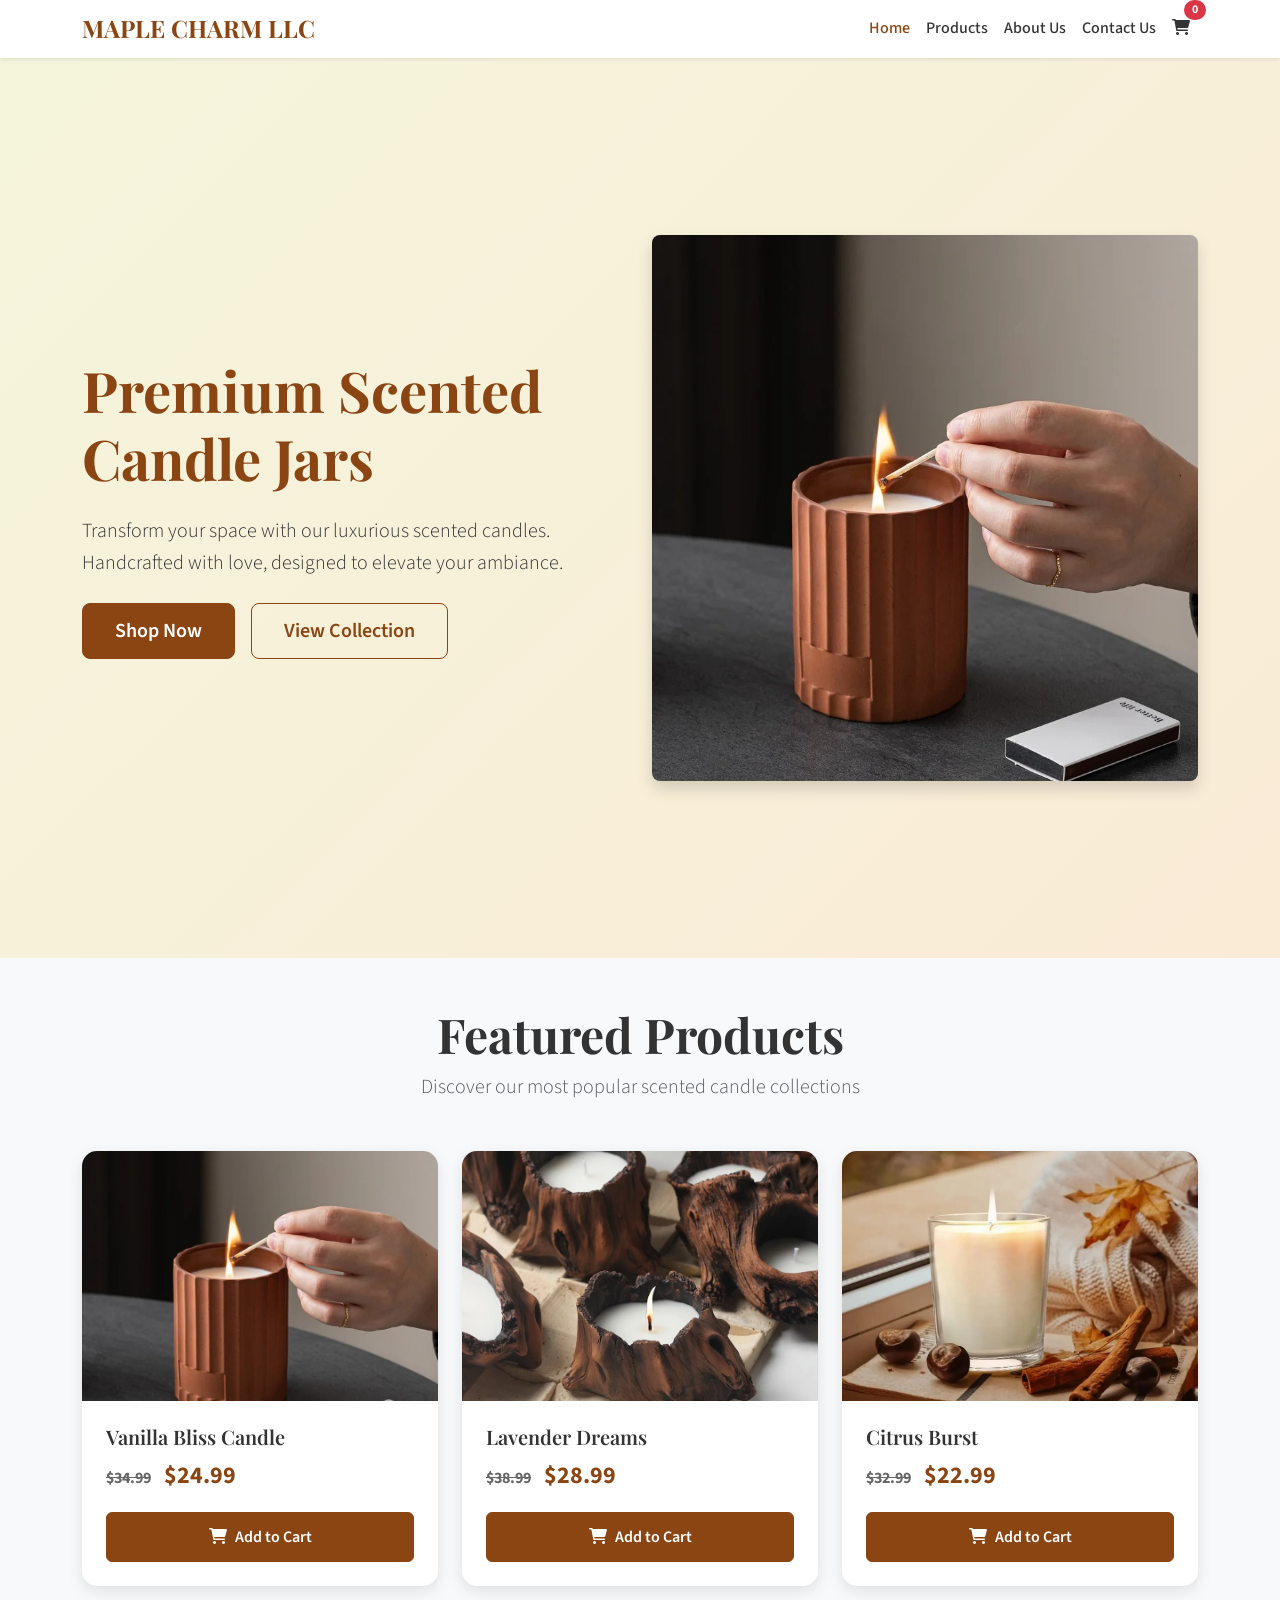
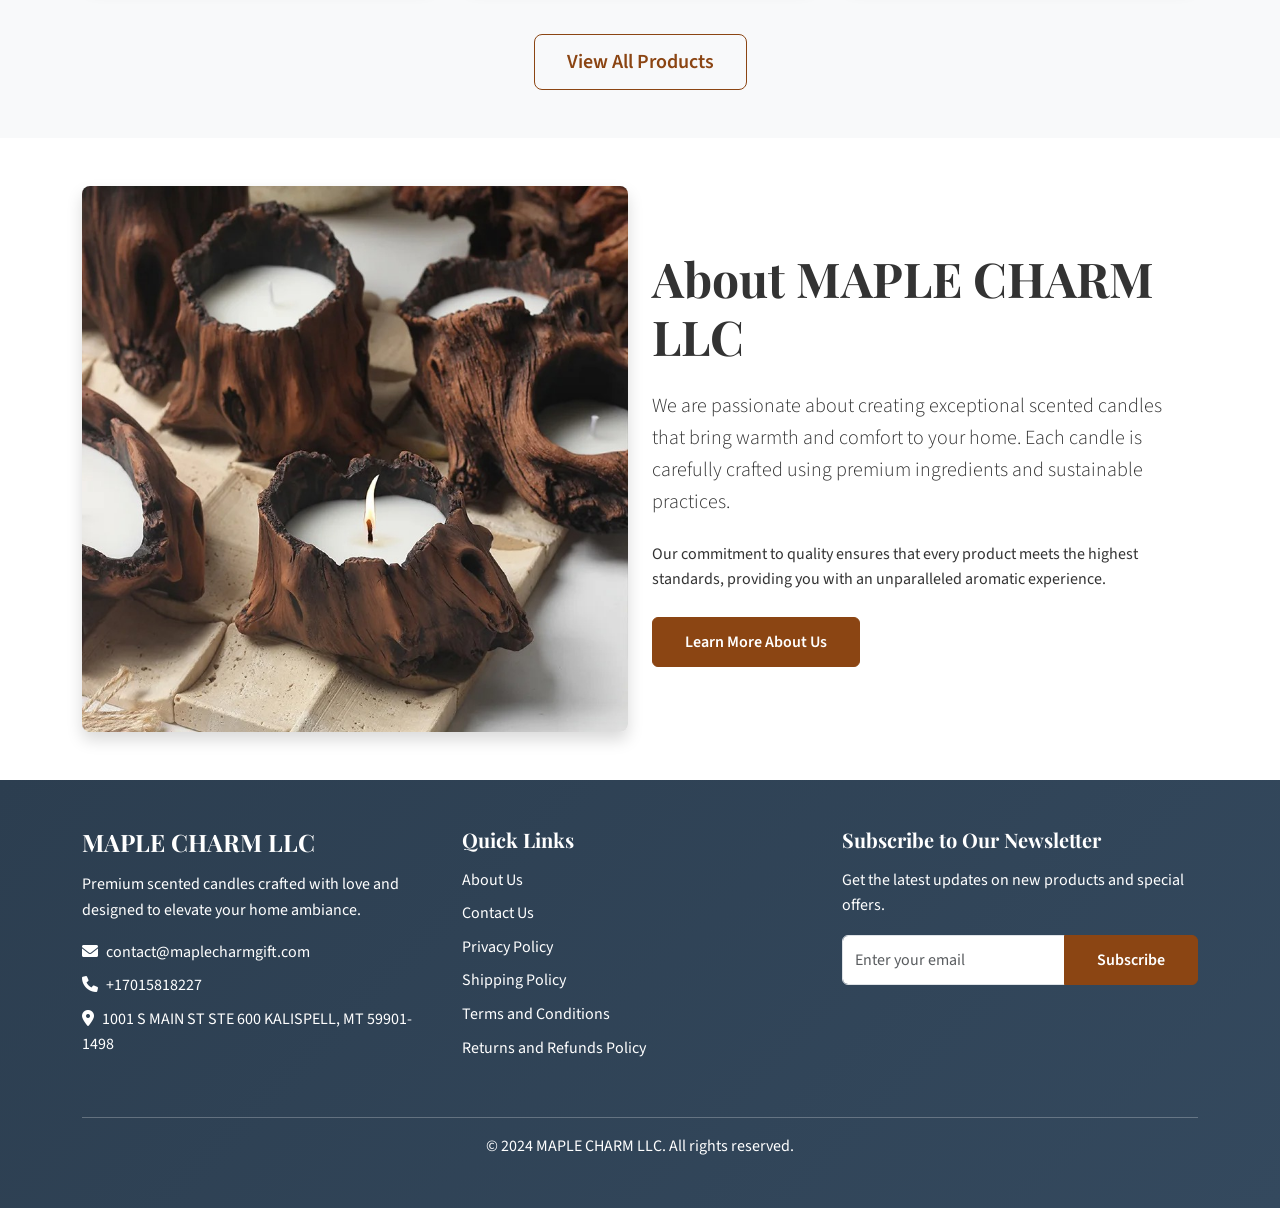
<file: index.html>
<!DOCTYPE html>
<html lang="en">
<head>
    <meta charset="UTF-8">
    <meta name="viewport" content="width=device-width, initial-scale=1.0">
    <title>MAPLE CHARM LLC - Premium Scented Candle Jars</title>
    <link href="https://cdn.jsdelivr.net/npm/bootstrap@5.3.0/dist/css/bootstrap.min.css" rel="stylesheet">
    <link rel="stylesheet" href="https://cdnjs.cloudflare.com/ajax/libs/font-awesome/6.0.0/css/all.min.css">
    <link href="https://fonts.googleapis.com/css2?family=Playfair+Display:wght@400;700&family=Source+Sans+Pro:wght@300;400;600&display=swap" rel="stylesheet">
    <link rel="stylesheet" href="styles.css">
</head>
<body>
    <!-- Navigation -->
    <nav class="navbar navbar-expand-lg navbar-light bg-white sticky-top shadow-sm">
        <div class="container">
            <a class="navbar-brand" href="index.html">
                <h3 class="mb-0 text-primary">MAPLE CHARM LLC</h3>
            </a>
            <button class="navbar-toggler" type="button" data-bs-toggle="collapse" data-bs-target="#navbarNav">
                <span class="navbar-toggler-icon"></span>
            </button>
            <div class="collapse navbar-collapse" id="navbarNav">
                <ul class="navbar-nav ms-auto">
                    <li class="nav-item">
                        <a class="nav-link active" href="index.html">Home</a>
                    </li>
                    <li class="nav-item">
                        <a class="nav-link" href="products.html">Products</a>
                    </li>
                    <li class="nav-item">
                        <a class="nav-link" href="about.html">About Us</a>
                    </li>
                    <li class="nav-item">
                        <a class="nav-link" href="contact.html">Contact Us</a>
                    </li>
                    <li class="nav-item">
                        <a class="nav-link position-relative" href="cart.html">
                            <i class="fas fa-shopping-cart"></i>
                            <span class="badge bg-danger rounded-pill cart-count" id="cartCount">0</span>
                        </a>
                    </li>
                </ul>
            </div>
        </div>
    </nav>

    <!-- Hero Section -->
    <section class="hero-section">
        <div class="container">
            <div class="row align-items-center min-vh-100">
                <div class="col-lg-6">
                    <div class="hero-content">
                        <h1 class="display-4 fw-bold mb-4">Premium Scented Candle Jars</h1>
                        <p class="lead mb-4">Transform your space with our luxurious scented candles. Handcrafted with love, designed to elevate your ambiance.</p>
                        <div class="d-flex gap-3">
                            <a href="products.html" class="btn btn-primary btn-lg">Shop Now</a>
                            <a href="#featured" class="btn btn-outline-primary btn-lg">View Collection</a>
                        </div>
                    </div>
                </div>
                <div class="col-lg-6">
                    <div class="hero-image">
                        <img src="Products/1/main-image-1.jpeg" alt="Premium Scented Candle" class="img-fluid rounded-3 shadow">
                    </div>
                </div>
            </div>
        </div>
    </section>

    <!-- Featured Products -->
    <section id="featured" class="py-5 bg-light">
        <div class="container">
            <div class="text-center mb-5">
                <h2 class="display-5 fw-bold">Featured Products</h2>
                <p class="lead text-muted">Discover our most popular scented candle collections</p>
            </div>
            <div class="row g-4" id="featuredProducts">
                <!-- Products will be loaded here -->
            </div>
            <div class="text-center mt-5">
                <a href="products.html" class="btn btn-outline-primary btn-lg">View All Products</a>
            </div>
        </div>
    </section>

    <!-- About Preview -->
    <section class="py-5">
        <div class="container">
            <div class="row align-items-center">
                <div class="col-lg-6">
                    <img src="Products/2/main-image-1.jpeg" alt="About Maple Charm" class="img-fluid rounded-3 shadow">
                </div>
                <div class="col-lg-6">
                    <h2 class="display-5 fw-bold mb-4">About MAPLE CHARM LLC</h2>
                    <p class="lead mb-4">We are passionate about creating exceptional scented candles that bring warmth and comfort to your home. Each candle is carefully crafted using premium ingredients and sustainable practices.</p>
                    <p class="mb-4">Our commitment to quality ensures that every product meets the highest standards, providing you with an unparalleled aromatic experience.</p>
                    <a href="about.html" class="btn btn-primary">Learn More About Us</a>
                </div>
            </div>
        </div>
    </section>

    <!-- Footer -->
    <footer class="bg-dark text-white py-5">
        <div class="container">
            <div class="row">
                <div class="col-lg-4 mb-4">
                    <h4 class="mb-3">MAPLE CHARM LLC</h4>
                    <p class="mb-3">Premium scented candles crafted with love and designed to elevate your home ambiance.</p>
                    <div class="contact-info">
                        <p class="mb-2"><i class="fas fa-envelope me-2"></i>contact@maplecharmgift.com</p>
                        <p class="mb-2"><i class="fas fa-phone me-2"></i>+17015818227</p>
                        <p class="mb-2"><i class="fas fa-map-marker-alt me-2"></i>1001 S MAIN ST STE 600 KALISPELL, MT 59901-1498</p>
                    </div>
                </div>
                <div class="col-lg-4 mb-4">
                    <h5 class="mb-3">Quick Links</h5>
                    <ul class="list-unstyled">
                        <li class="mb-2"><a href="about.html" class="text-white text-decoration-none">About Us</a></li>
                        <li class="mb-2"><a href="contact.html" class="text-white text-decoration-none">Contact Us</a></li>
                        <li class="mb-2"><a href="privacy.html" class="text-white text-decoration-none">Privacy Policy</a></li>
                        <li class="mb-2"><a href="shipping.html" class="text-white text-decoration-none">Shipping Policy</a></li>
                        <li class="mb-2"><a href="terms.html" class="text-white text-decoration-none">Terms and Conditions</a></li>
                        <li class="mb-2"><a href="returns.html" class="text-white text-decoration-none">Returns and Refunds Policy</a></li>
                    </ul>
                </div>
                <div class="col-lg-4 mb-4">
                    <h5 class="mb-3">Subscribe to Our Newsletter</h5>
                    <p class="mb-3">Get the latest updates on new products and special offers.</p>
                    <form class="newsletter-form">
                        <div class="input-group mb-3">
                            <input type="email" class="form-control" placeholder="Enter your email" required>
                            <button class="btn btn-primary" type="submit">Subscribe</button>
                        </div>
                    </form>
                </div>
            </div>
            <hr class="bg-white">
            <div class="text-center">
                <p class="mb-0">&copy; 2024 MAPLE CHARM LLC. All rights reserved.</p>
            </div>
        </div>
    </footer>

    <script src="https://cdn.jsdelivr.net/npm/bootstrap@5.3.0/dist/js/bootstrap.bundle.min.js"></script>
    <script src="script.js"></script>
</body>
</html>
</file>
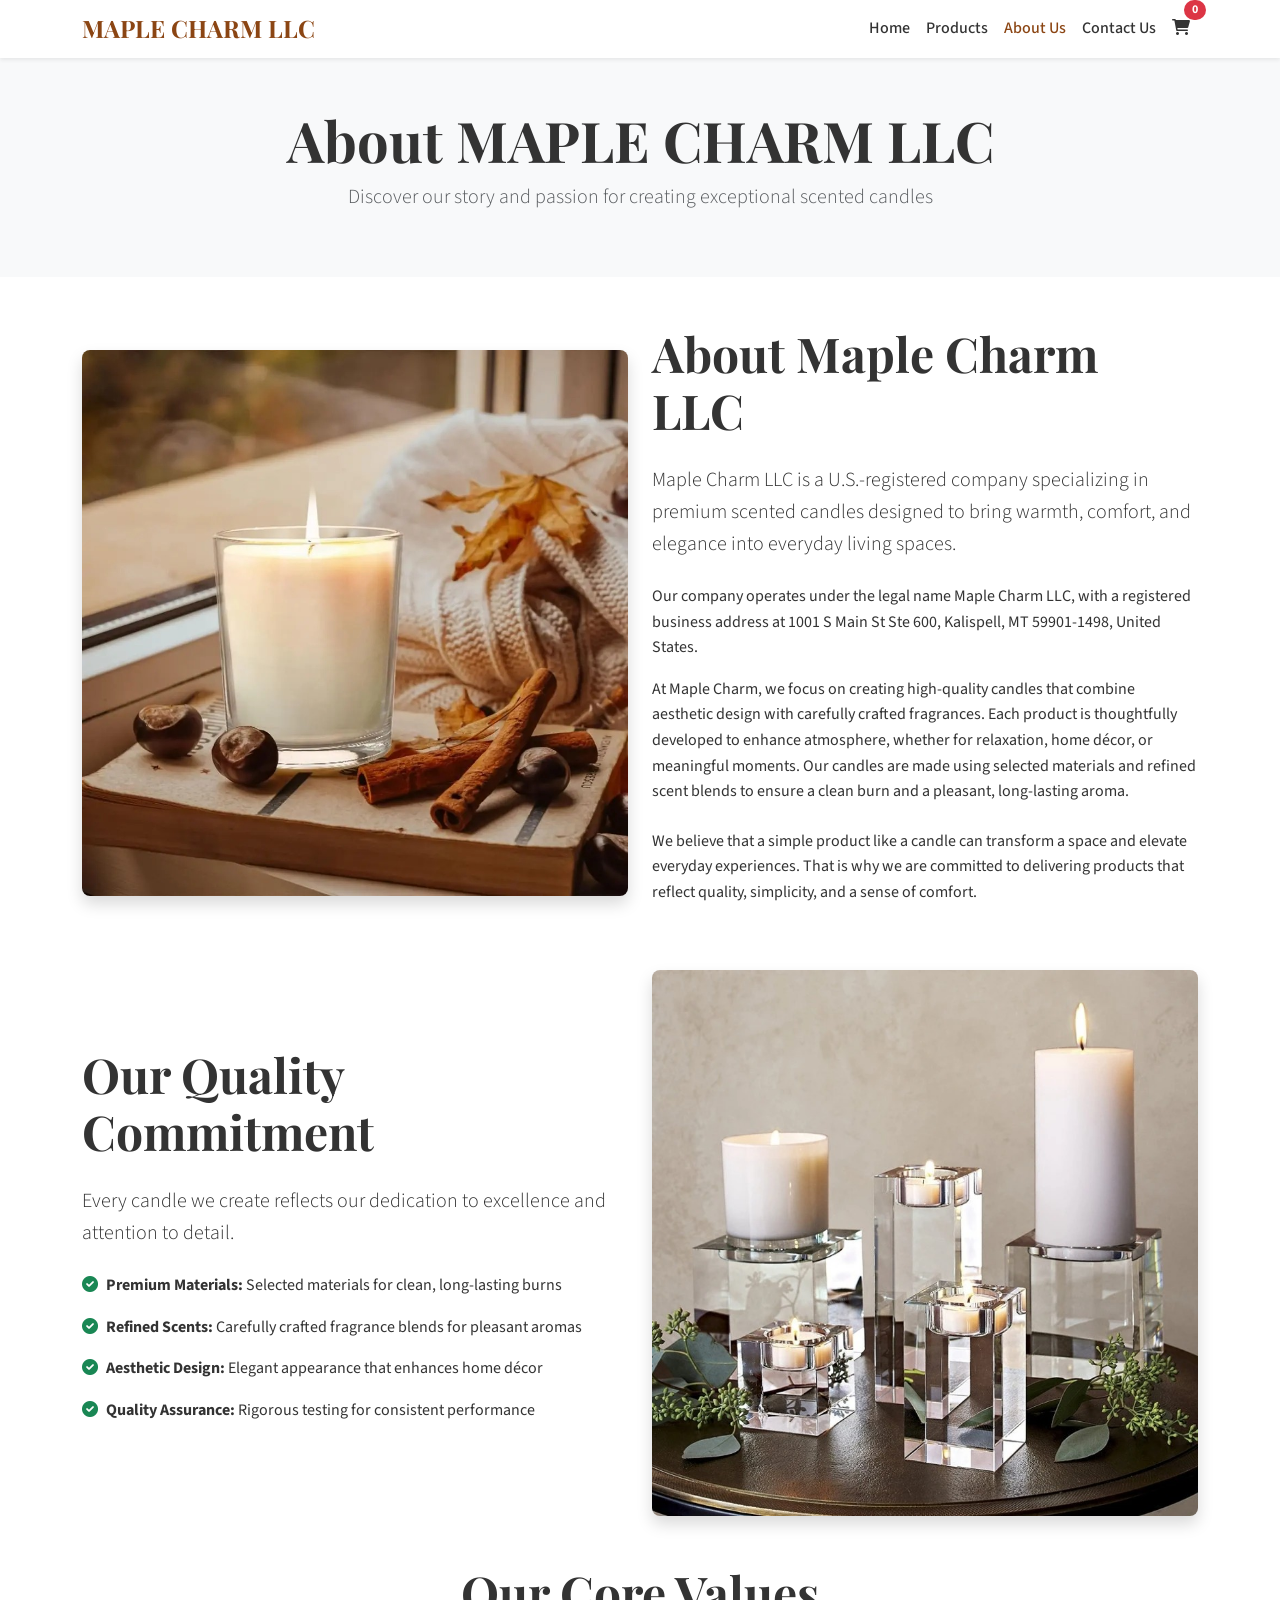
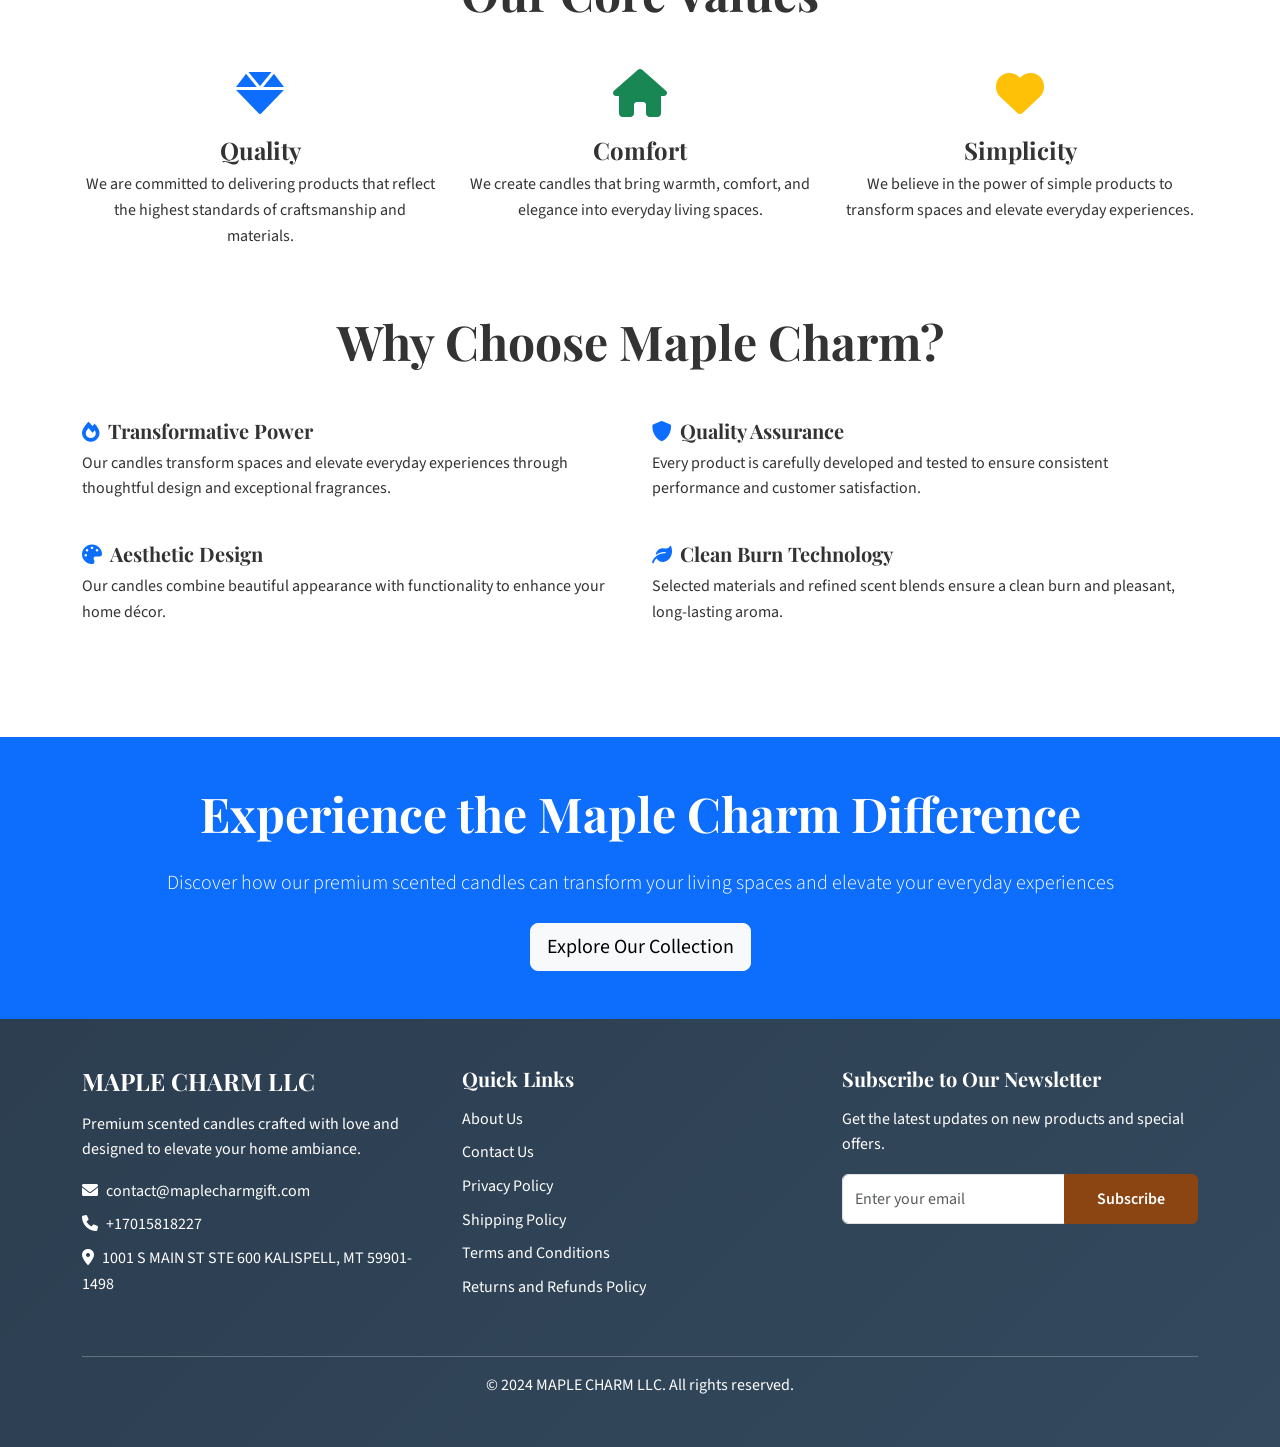
<file: about.html>
<!DOCTYPE html>
<html lang="en">
<head>
    <meta charset="UTF-8">
    <meta name="viewport" content="width=device-width, initial-scale=1.0">
    <title>About Us - MAPLE CHARM LLC</title>
    <link href="https://cdn.jsdelivr.net/npm/bootstrap@5.3.0/dist/css/bootstrap.min.css" rel="stylesheet">
    <link rel="stylesheet" href="https://cdnjs.cloudflare.com/ajax/libs/font-awesome/6.0.0/css/all.min.css">
    <link href="https://fonts.googleapis.com/css2?family=Playfair+Display:wght@400;700&family=Source+Sans+Pro:wght@300;400;600&display=swap" rel="stylesheet">
    <link rel="stylesheet" href="styles.css">
</head>
<body>
    <!-- Navigation -->
    <nav class="navbar navbar-expand-lg navbar-light bg-white sticky-top shadow-sm">
        <div class="container">
            <a class="navbar-brand" href="index.html">
                <h3 class="mb-0 text-primary">MAPLE CHARM LLC</h3>
            </a>
            <button class="navbar-toggler" type="button" data-bs-toggle="collapse" data-bs-target="#navbarNav">
                <span class="navbar-toggler-icon"></span>
            </button>
            <div class="collapse navbar-collapse" id="navbarNav">
                <ul class="navbar-nav ms-auto">
                    <li class="nav-item">
                        <a class="nav-link" href="index.html">Home</a>
                    </li>
                    <li class="nav-item">
                        <a class="nav-link" href="products.html">Products</a>
                    </li>
                    <li class="nav-item">
                        <a class="nav-link active" href="about.html">About Us</a>
                    </li>
                    <li class="nav-item">
                        <a class="nav-link" href="contact.html">Contact Us</a>
                    </li>
                    <li class="nav-item">
                        <a class="nav-link position-relative" href="cart.html">
                            <i class="fas fa-shopping-cart"></i>
                            <span class="badge bg-danger rounded-pill cart-count" id="cartCount">0</span>
                        </a>
                    </li>
                </ul>
            </div>
        </div>
    </nav>

    <!-- Page Header -->
    <section class="py-5 bg-light">
        <div class="container">
            <div class="text-center">
                <h1 class="display-4 fw-bold">About MAPLE CHARM LLC</h1>
                <p class="lead text-muted">Discover our story and passion for creating exceptional scented candles</p>
            </div>
        </div>
    </section>

    <!-- About Content -->
    <section class="py-5">
        <div class="container">
            <div class="row align-items-center mb-5">
                <div class="col-lg-6">
                    <img src="Products/3/main-image-1.jpeg" alt="About Maple Charm" class="img-fluid rounded-3 shadow">
                </div>
                <div class="col-lg-6">
                    <h2 class="display-5 fw-bold mb-4">About Maple Charm LLC</h2>
                    <p class="lead mb-4">Maple Charm LLC is a U.S.-registered company specializing in premium scented candles designed to bring warmth, comfort, and elegance into everyday living spaces.</p>
                    
                    <p class="mb-3">Our company operates under the legal name Maple Charm LLC, with a registered business address at 1001 S Main St Ste 600, Kalispell, MT 59901-1498, United States.</p>
                    
                    <p class="mb-4">At Maple Charm, we focus on creating high-quality candles that combine aesthetic design with carefully crafted fragrances. Each product is thoughtfully developed to enhance atmosphere, whether for relaxation, home décor, or meaningful moments. Our candles are made using selected materials and refined scent blends to ensure a clean burn and a pleasant, long-lasting aroma.</p>
                    
                    <p>We believe that a simple product like a candle can transform a space and elevate everyday experiences. That is why we are committed to delivering products that reflect quality, simplicity, and a sense of comfort.</p>
                </div>
            </div>

            <div class="row align-items-center mb-5">
                <div class="col-lg-6 order-lg-2">
                    <img src="Products/4/main-image-1.jpeg" alt="Our Quality Commitment" class="img-fluid rounded-3 shadow">
                </div>
                <div class="col-lg-6 order-lg-1">
                    <h2 class="display-5 fw-bold mb-4">Our Quality Commitment</h2>
                    <p class="lead mb-4">Every candle we create reflects our dedication to excellence and attention to detail.</p>
                    <ul class="list-unstyled">
                        <li class="mb-3"><i class="fas fa-check-circle text-success me-2"></i><strong>Premium Materials:</strong> Selected materials for clean, long-lasting burns</li>
                        <li class="mb-3"><i class="fas fa-check-circle text-success me-2"></i><strong>Refined Scents:</strong> Carefully crafted fragrance blends for pleasant aromas</li>
                        <li class="mb-3"><i class="fas fa-check-circle text-success me-2"></i><strong>Aesthetic Design:</strong> Elegant appearance that enhances home décor</li>
                        <li class="mb-3"><i class="fas fa-check-circle text-success me-2"></i><strong>Quality Assurance:</strong> Rigorous testing for consistent performance</li>
                    </ul>
                </div>
            </div>

            <div class="row mb-5">
                <div class="col-lg-12">
                    <h2 class="display-5 fw-bold text-center mb-5">Our Core Values</h2>
                    <div class="row g-4">
                        <div class="col-md-4 text-center">
                            <div class="value-card">
                                <div class="value-icon mb-3">
                                    <i class="fas fa-gem fa-3x text-primary"></i>
                                </div>
                                <h4>Quality</h4>
                                <p>We are committed to delivering products that reflect the highest standards of craftsmanship and materials.</p>
                            </div>
                        </div>
                        <div class="col-md-4 text-center">
                            <div class="value-card">
                                <div class="value-icon mb-3">
                                    <i class="fas fa-home fa-3x text-success"></i>
                                </div>
                                <h4>Comfort</h4>
                                <p>We create candles that bring warmth, comfort, and elegance into everyday living spaces.</p>
                            </div>
                        </div>
                        <div class="col-md-4 text-center">
                            <div class="value-card">
                                <div class="value-icon mb-3">
                                    <i class="fas fa-heart fa-3x text-warning"></i>
                                </div>
                                <h4>Simplicity</h4>
                                <p>We believe in the power of simple products to transform spaces and elevate everyday experiences.</p>
                            </div>
                        </div>
                    </div>
                </div>
            </div>

            <div class="row mb-5">
                <div class="col-lg-12">
                    <h2 class="display-5 fw-bold text-center mb-5">Why Choose Maple Charm?</h2>
                    <div class="row g-4">
                        <div class="col-md-6">
                            <div class="feature-box">
                                <h5><i class="fas fa-fire text-primary me-2"></i>Transformative Power</h5>
                                <p>Our candles transform spaces and elevate everyday experiences through thoughtful design and exceptional fragrances.</p>
                            </div>
                        </div>
                        <div class="col-md-6">
                            <div class="feature-box">
                                <h5><i class="fas fa-shield-alt text-primary me-2"></i>Quality Assurance</h5>
                                <p>Every product is carefully developed and tested to ensure consistent performance and customer satisfaction.</p>
                            </div>
                        </div>
                        <div class="col-md-6">
                            <div class="feature-box">
                                <h5><i class="fas fa-palette text-primary me-2"></i>Aesthetic Design</h5>
                                <p>Our candles combine beautiful appearance with functionality to enhance your home décor.</p>
                            </div>
                        </div>
                        <div class="col-md-6">
                            <div class="feature-box">
                                <h5><i class="fas fa-leaf text-primary me-2"></i>Clean Burn Technology</h5>
                                <p>Selected materials and refined scent blends ensure a clean burn and pleasant, long-lasting aroma.</p>
                            </div>
                        </div>
                    </div>
                </div>
            </div>
        </div>
    </section>

    <!-- Call to Action -->
    <section class="py-5 bg-primary text-white">
        <div class="container text-center">
            <h2 class="display-5 fw-bold mb-4">Experience the Maple Charm Difference</h2>
            <p class="lead mb-4">Discover how our premium scented candles can transform your living spaces and elevate your everyday experiences</p>
            <a href="products.html" class="btn btn-light btn-lg">Explore Our Collection</a>
        </div>
    </section>

    <!-- Footer -->
    <footer class="bg-dark text-white py-5">
        <div class="container">
            <div class="row">
                <div class="col-lg-4 mb-4">
                    <h4 class="mb-3">MAPLE CHARM LLC</h4>
                    <p class="mb-3">Premium scented candles crafted with love and designed to elevate your home ambiance.</p>
                    <div class="contact-info">
                        <p class="mb-2"><i class="fas fa-envelope me-2"></i>contact@maplecharmgift.com</p>
                        <p class="mb-2"><i class="fas fa-phone me-2"></i>+17015818227</p>
                        <p class="mb-2"><i class="fas fa-map-marker-alt me-2"></i>1001 S MAIN ST STE 600 KALISPELL, MT 59901-1498</p>
                    </div>
                </div>
                <div class="col-lg-4 mb-4">
                    <h5 class="mb-3">Quick Links</h5>
                    <ul class="list-unstyled">
                        <li class="mb-2"><a href="about.html" class="text-white text-decoration-none">About Us</a></li>
                        <li class="mb-2"><a href="contact.html" class="text-white text-decoration-none">Contact Us</a></li>
                        <li class="mb-2"><a href="privacy.html" class="text-white text-decoration-none">Privacy Policy</a></li>
                        <li class="mb-2"><a href="shipping.html" class="text-white text-decoration-none">Shipping Policy</a></li>
                        <li class="mb-2"><a href="terms.html" class="text-white text-decoration-none">Terms and Conditions</a></li>
                        <li class="mb-2"><a href="returns.html" class="text-white text-decoration-none">Returns and Refunds Policy</a></li>
                    </ul>
                </div>
                <div class="col-lg-4 mb-4">
                    <h5 class="mb-3">Subscribe to Our Newsletter</h5>
                    <p class="mb-3">Get the latest updates on new products and special offers.</p>
                    <form class="newsletter-form">
                        <div class="input-group mb-3">
                            <input type="email" class="form-control" placeholder="Enter your email" required>
                            <button class="btn btn-primary" type="submit">Subscribe</button>
                        </div>
                    </form>
                </div>
            </div>
            <hr class="bg-white">
            <div class="text-center">
                <p class="mb-0">&copy; 2024 MAPLE CHARM LLC. All rights reserved.</p>
            </div>
        </div>
    </footer>

    <script src="https://cdn.jsdelivr.net/npm/bootstrap@5.3.0/dist/js/bootstrap.bundle.min.js"></script>
    <script src="script.js"></script>
</body>
</html>
</file>
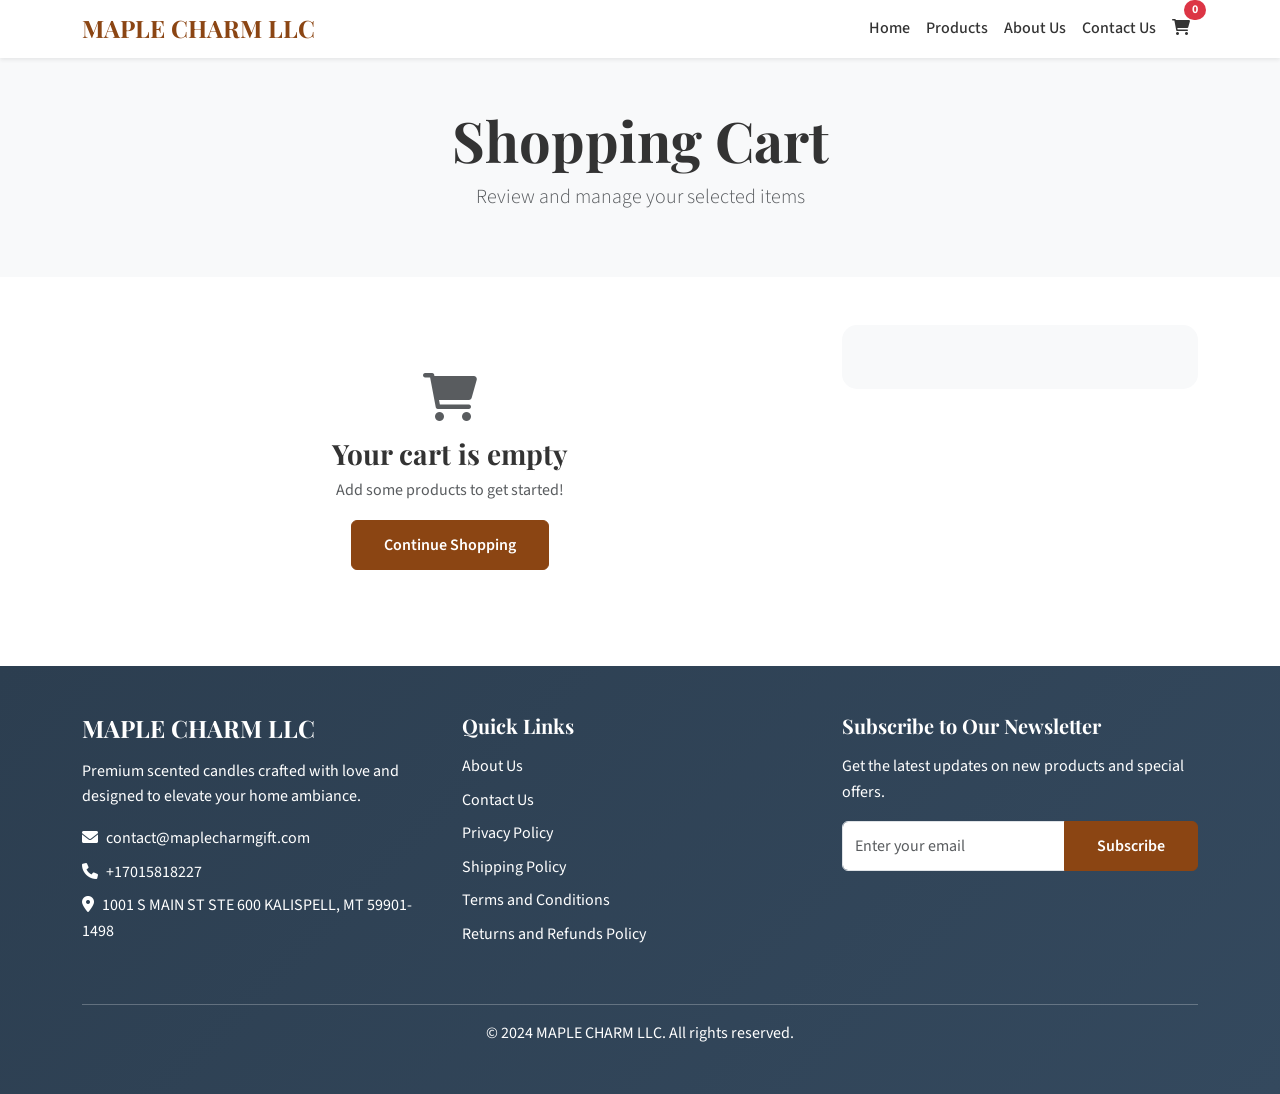
<file: cart.html>
<!DOCTYPE html>
<html lang="en">
<head>
    <meta charset="UTF-8">
    <meta name="viewport" content="width=device-width, initial-scale=1.0">
    <title>Shopping Cart - MAPLE CHARM LLC</title>
    <link href="https://cdn.jsdelivr.net/npm/bootstrap@5.3.0/dist/css/bootstrap.min.css" rel="stylesheet">
    <link rel="stylesheet" href="https://cdnjs.cloudflare.com/ajax/libs/font-awesome/6.0.0/css/all.min.css">
    <link href="https://fonts.googleapis.com/css2?family=Playfair+Display:wght@400;700&family=Source+Sans+Pro:wght@300;400;600&display=swap" rel="stylesheet">
    <link rel="stylesheet" href="styles.css">
</head>
<body>
    <!-- Navigation -->
    <nav class="navbar navbar-expand-lg navbar-light bg-white sticky-top shadow-sm">
        <div class="container">
            <a class="navbar-brand" href="index.html">
                <h3 class="mb-0 text-primary">MAPLE CHARM LLC</h3>
            </a>
            <button class="navbar-toggler" type="button" data-bs-toggle="collapse" data-bs-target="#navbarNav">
                <span class="navbar-toggler-icon"></span>
            </button>
            <div class="collapse navbar-collapse" id="navbarNav">
                <ul class="navbar-nav ms-auto">
                    <li class="nav-item">
                        <a class="nav-link" href="index.html">Home</a>
                    </li>
                    <li class="nav-item">
                        <a class="nav-link" href="products.html">Products</a>
                    </li>
                    <li class="nav-item">
                        <a class="nav-link" href="about.html">About Us</a>
                    </li>
                    <li class="nav-item">
                        <a class="nav-link" href="contact.html">Contact Us</a>
                    </li>
                    <li class="nav-item">
                        <a class="nav-link position-relative" href="cart.html">
                            <i class="fas fa-shopping-cart"></i>
                            <span class="badge bg-danger rounded-pill cart-count" id="cartCount">0</span>
                        </a>
                    </li>
                </ul>
            </div>
        </div>
    </nav>

    <!-- Page Header -->
    <section class="py-5 bg-light">
        <div class="container">
            <div class="text-center">
                <h1 class="display-4 fw-bold">Shopping Cart</h1>
                <p class="lead text-muted">Review and manage your selected items</p>
            </div>
        </div>
    </section>

    <!-- Cart Content -->
    <section class="py-5">
        <div class="container">
            <div class="row">
                <div class="col-lg-8">
                    <div id="cartItems">
                        <!-- Cart items will be loaded here -->
                    </div>
                </div>
                <div class="col-lg-4">
                    <div class="cart-summary" id="cartSummary">
                        <!-- Cart summary will be loaded here -->
                    </div>
                </div>
            </div>
        </div>
    </section>

    <!-- Footer -->
    <footer class="bg-dark text-white py-5">
        <div class="container">
            <div class="row">
                <div class="col-lg-4 mb-4">
                    <h4 class="mb-3">MAPLE CHARM LLC</h4>
                    <p class="mb-3">Premium scented candles crafted with love and designed to elevate your home ambiance.</p>
                    <div class="contact-info">
                        <p class="mb-2"><i class="fas fa-envelope me-2"></i>contact@maplecharmgift.com</p>
                        <p class="mb-2"><i class="fas fa-phone me-2"></i>+17015818227</p>
                        <p class="mb-2"><i class="fas fa-map-marker-alt me-2"></i>1001 S MAIN ST STE 600 KALISPELL, MT 59901-1498</p>
                    </div>
                </div>
                <div class="col-lg-4 mb-4">
                    <h5 class="mb-3">Quick Links</h5>
                    <ul class="list-unstyled">
                        <li class="mb-2"><a href="about.html" class="text-white text-decoration-none">About Us</a></li>
                        <li class="mb-2"><a href="contact.html" class="text-white text-decoration-none">Contact Us</a></li>
                        <li class="mb-2"><a href="privacy.html" class="text-white text-decoration-none">Privacy Policy</a></li>
                        <li class="mb-2"><a href="shipping.html" class="text-white text-decoration-none">Shipping Policy</a></li>
                        <li class="mb-2"><a href="terms.html" class="text-white text-decoration-none">Terms and Conditions</a></li>
                        <li class="mb-2"><a href="returns.html" class="text-white text-decoration-none">Returns and Refunds Policy</a></li>
                    </ul>
                </div>
                <div class="col-lg-4 mb-4">
                    <h5 class="mb-3">Subscribe to Our Newsletter</h5>
                    <p class="mb-3">Get the latest updates on new products and special offers.</p>
                    <form class="newsletter-form">
                        <div class="input-group mb-3">
                            <input type="email" class="form-control" placeholder="Enter your email" required>
                            <button class="btn btn-primary" type="submit">Subscribe</button>
                        </div>
                    </form>
                </div>
            </div>
            <hr class="bg-white">
            <div class="text-center">
                <p class="mb-0">&copy; 2024 MAPLE CHARM LLC. All rights reserved.</p>
            </div>
        </div>
    </footer>

    <script src="https://cdn.jsdelivr.net/npm/bootstrap@5.3.0/dist/js/bootstrap.bundle.min.js"></script>
    <script src="script.js"></script>
</body>
</html>
</file>
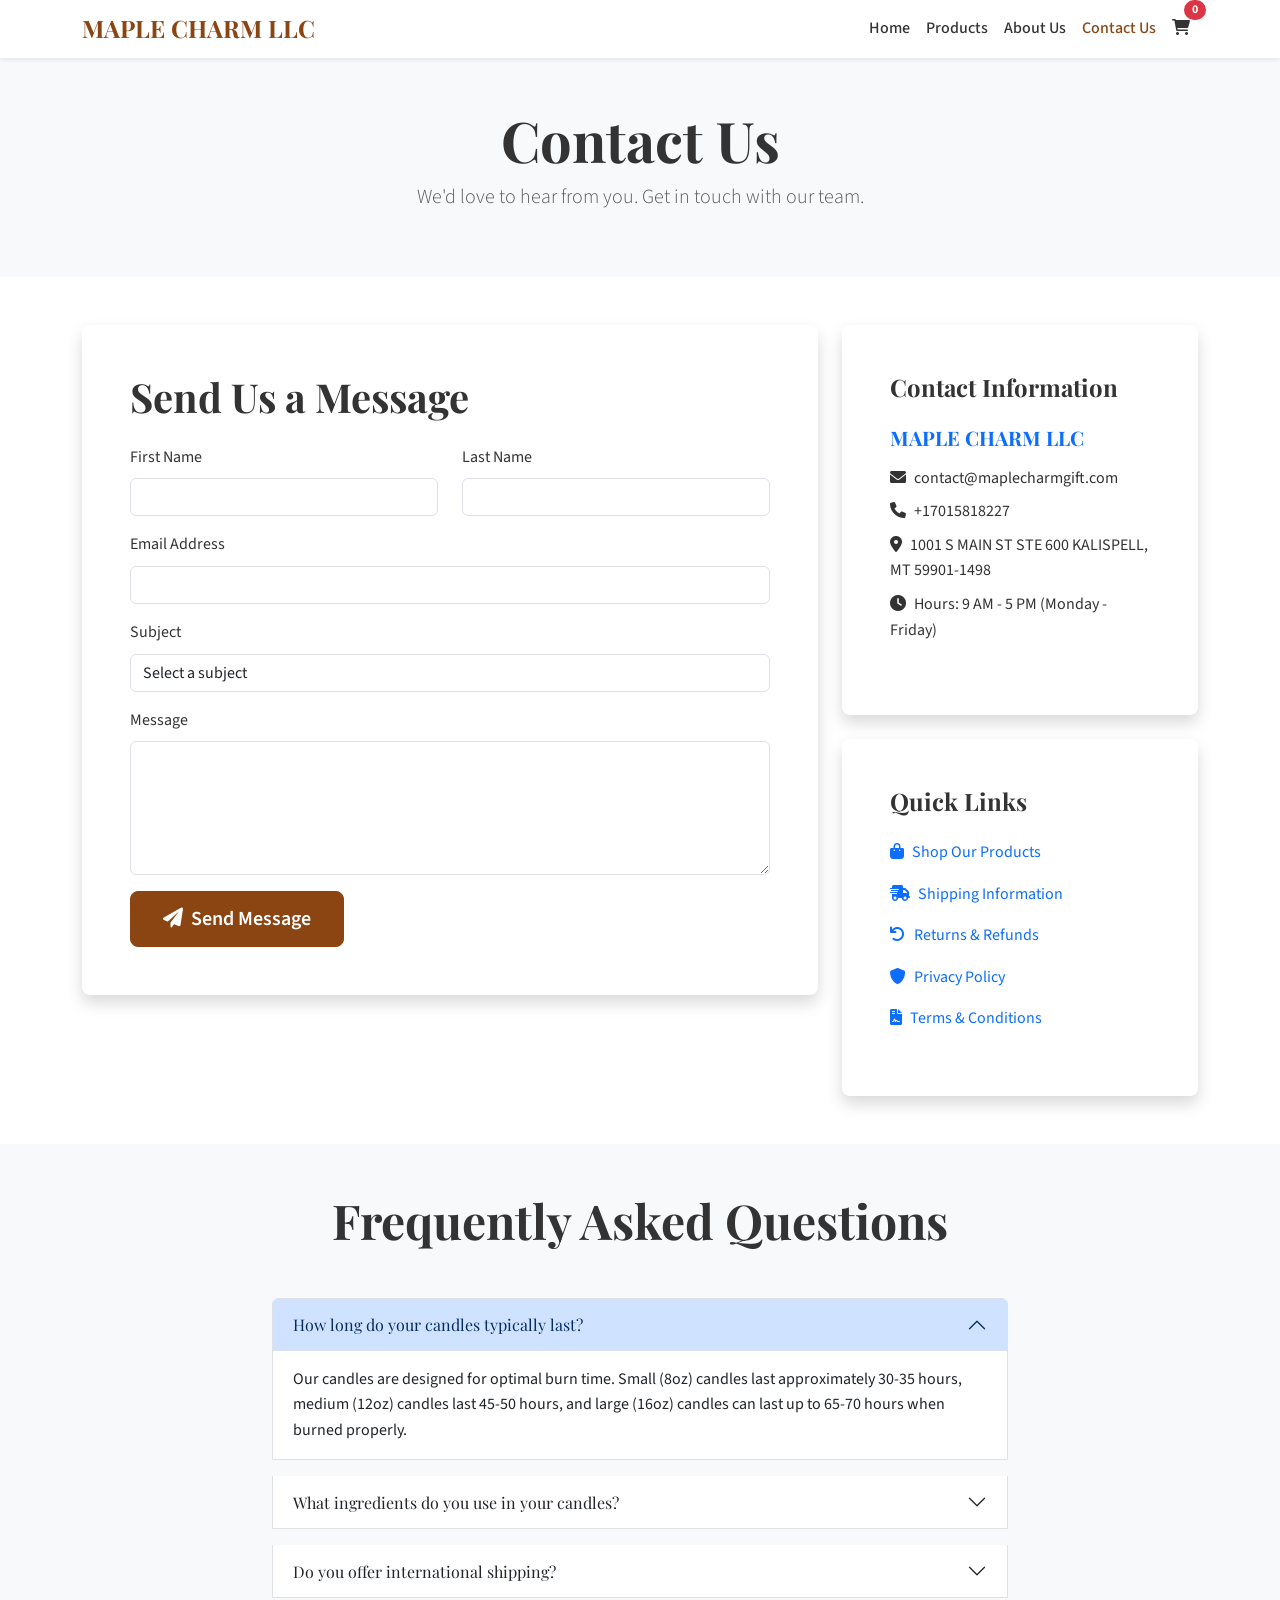
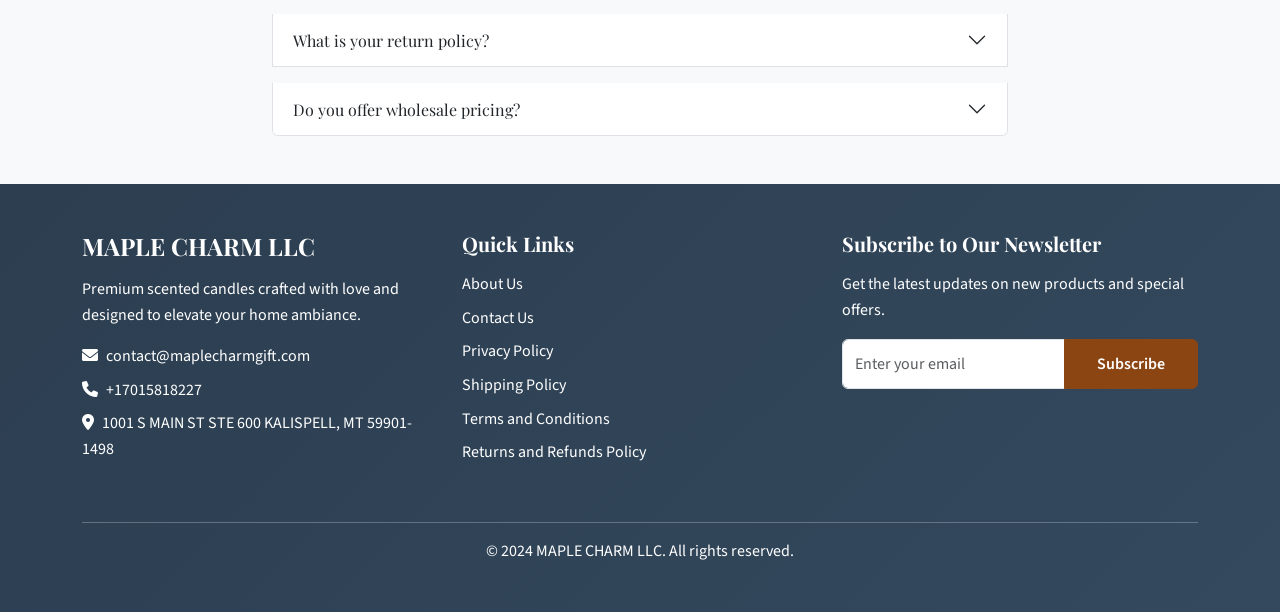
<file: contact.html>
<!DOCTYPE html>
<html lang="en">
<head>
    <meta charset="UTF-8">
    <meta name="viewport" content="width=device-width, initial-scale=1.0">
    <title>Contact Us - MAPLE CHARM LLC</title>
    <link href="https://cdn.jsdelivr.net/npm/bootstrap@5.3.0/dist/css/bootstrap.min.css" rel="stylesheet">
    <link rel="stylesheet" href="https://cdnjs.cloudflare.com/ajax/libs/font-awesome/6.0.0/css/all.min.css">
    <link href="https://fonts.googleapis.com/css2?family=Playfair+Display:wght@400;700&family=Source+Sans+Pro:wght@300;400;600&display=swap" rel="stylesheet">
    <link rel="stylesheet" href="styles.css">
</head>
<body>
    <!-- Navigation -->
    <nav class="navbar navbar-expand-lg navbar-light bg-white sticky-top shadow-sm">
        <div class="container">
            <a class="navbar-brand" href="index.html">
                <h3 class="mb-0 text-primary">MAPLE CHARM LLC</h3>
            </a>
            <button class="navbar-toggler" type="button" data-bs-toggle="collapse" data-bs-target="#navbarNav">
                <span class="navbar-toggler-icon"></span>
            </button>
            <div class="collapse navbar-collapse" id="navbarNav">
                <ul class="navbar-nav ms-auto">
                    <li class="nav-item">
                        <a class="nav-link" href="index.html">Home</a>
                    </li>
                    <li class="nav-item">
                        <a class="nav-link" href="products.html">Products</a>
                    </li>
                    <li class="nav-item">
                        <a class="nav-link" href="about.html">About Us</a>
                    </li>
                    <li class="nav-item">
                        <a class="nav-link active" href="contact.html">Contact Us</a>
                    </li>
                    <li class="nav-item">
                        <a class="nav-link position-relative" href="cart.html">
                            <i class="fas fa-shopping-cart"></i>
                            <span class="badge bg-danger rounded-pill cart-count" id="cartCount">0</span>
                        </a>
                    </li>
                </ul>
            </div>
        </div>
    </nav>

    <!-- Page Header -->
    <section class="py-5 bg-light">
        <div class="container">
            <div class="text-center">
                <h1 class="display-4 fw-bold">Contact Us</h1>
                <p class="lead text-muted">We'd love to hear from you. Get in touch with our team.</p>
            </div>
        </div>
    </section>

    <!-- Contact Content -->
    <section class="py-5">
        <div class="container">
            <div class="row">
                <div class="col-lg-8">
                    <div class="contact-form bg-white p-5 rounded-3 shadow">
                        <h2 class="display-6 fw-bold mb-4">Send Us a Message</h2>
                        <form id="contactForm">
                            <div class="row mb-3">
                                <div class="col-md-6">
                                    <label for="firstName" class="form-label">First Name</label>
                                    <input type="text" class="form-control" id="firstName" required>
                                </div>
                                <div class="col-md-6">
                                    <label for="lastName" class="form-label">Last Name</label>
                                    <input type="text" class="form-control" id="lastName" required>
                                </div>
                            </div>
                            <div class="mb-3">
                                <label for="email" class="form-label">Email Address</label>
                                <input type="email" class="form-control" id="email" required>
                            </div>
                            <div class="mb-3">
                                <label for="subject" class="form-label">Subject</label>
                                <select class="form-control" id="subject" required>
                                    <option value="">Select a subject</option>
                                    <option value="general">General Inquiry</option>
                                    <option value="order">Order Status</option>
                                    <option value="product">Product Question</option>
                                    <option value="shipping">Shipping Information</option>
                                    <option value="return">Return Request</option>
                                    <option value="wholesale">Wholesale Inquiry</option>
                                </select>
                            </div>
                            <div class="mb-3">
                                <label for="message" class="form-label">Message</label>
                                <textarea class="form-control" id="message" rows="5" required></textarea>
                            </div>
                            <button type="submit" class="btn btn-primary btn-lg">
                                <i class="fas fa-paper-plane me-2"></i>Send Message
                            </button>
                        </form>
                    </div>
                </div>
                <div class="col-lg-4">
                    <div class="contact-info bg-white p-5 rounded-3 shadow mb-4">
                        <h3 class="h4 fw-bold mb-4">Contact Information</h3>
                        <div class="mb-4">
                            <h5 class="text-primary mb-3">MAPLE CHARM LLC</h5>
                            <p class="mb-2"><i class="fas fa-envelope me-2"></i>contact@maplecharmgift.com</p>
                            <p class="mb-2"><i class="fas fa-phone me-2"></i>+17015818227</p>
                            <p class="mb-2"><i class="fas fa-map-marker-alt me-2"></i>1001 S MAIN ST STE 600 KALISPELL, MT 59901-1498</p>
                            <p class="mb-2"><i class="fas fa-clock me-2"></i>Hours: 9 AM - 5 PM (Monday - Friday)</p>
                        </div>
                    </div>

                    <div class="quick-links bg-white p-5 rounded-3 shadow">
                        <h3 class="h4 fw-bold mb-4">Quick Links</h3>
                        <ul class="list-unstyled">
                            <li class="mb-3">
                                <a href="products.html" class="text-decoration-none">
                                    <i class="fas fa-shopping-bag me-2"></i>Shop Our Products
                                </a>
                            </li>
                            <li class="mb-3">
                                <a href="shipping.html" class="text-decoration-none">
                                    <i class="fas fa-shipping-fast me-2"></i>Shipping Information
                                </a>
                            </li>
                            <li class="mb-3">
                                <a href="returns.html" class="text-decoration-none">
                                    <i class="fas fa-undo me-2"></i>Returns & Refunds
                                </a>
                            </li>
                            <li class="mb-3">
                                <a href="privacy.html" class="text-decoration-none">
                                    <i class="fas fa-shield-alt me-2"></i>Privacy Policy
                                </a>
                            </li>
                            <li class="mb-3">
                                <a href="terms.html" class="text-decoration-none">
                                    <i class="fas fa-file-contract me-2"></i>Terms & Conditions
                                </a>
                            </li>
                        </ul>
                    </div>
                </div>
            </div>
        </div>
    </section>

    <!-- FAQ Section -->
    <section class="py-5 bg-light">
        <div class="container">
            <h2 class="display-5 fw-bold text-center mb-5">Frequently Asked Questions</h2>
            <div class="row">
                <div class="col-lg-8 mx-auto">
                    <div class="accordion" id="faqAccordion">
                        <div class="accordion-item mb-3">
                            <h2 class="accordion-header">
                                <button class="accordion-button" type="button" data-bs-toggle="collapse" data-bs-target="#faq1">
                                    How long do your candles typically last?
                                </button>
                            </h2>
                            <div id="faq1" class="accordion-collapse collapse show" data-bs-parent="#faqAccordion">
                                <div class="accordion-body">
                                    Our candles are designed for optimal burn time. Small (8oz) candles last approximately 30-35 hours, medium (12oz) candles last 45-50 hours, and large (16oz) candles can last up to 65-70 hours when burned properly.
                                </div>
                            </div>
                        </div>
                        <div class="accordion-item mb-3">
                            <h2 class="accordion-header">
                                <button class="accordion-button collapsed" type="button" data-bs-toggle="collapse" data-bs-target="#faq2">
                                    What ingredients do you use in your candles?
                                </button>
                            </h2>
                            <div id="faq2" class="accordion-collapse collapse" data-bs-parent="#faqAccordion">
                                <div class="accordion-body">
                                    We use premium soy wax blends, high-quality fragrance oils, and lead-free cotton wicks. All our ingredients are carefully selected for safety, quality, and environmental sustainability.
                                </div>
                            </div>
                        </div>
                        <div class="accordion-item mb-3">
                            <h2 class="accordion-header">
                                <button class="accordion-button collapsed" type="button" data-bs-toggle="collapse" data-bs-target="#faq3">
                                    Do you offer international shipping?
                                </button>
                            </h2>
                            <div id="faq3" class="accordion-collapse collapse" data-bs-parent="#faqAccordion">
                                <div class="accordion-body">
                                    Currently, we ship within the United States. We are exploring international shipping options and hope to offer this service in the near future.
                                </div>
                            </div>
                        </div>
                        <div class="accordion-item mb-3">
                            <h2 class="accordion-header">
                                <button class="accordion-button collapsed" type="button" data-bs-toggle="collapse" data-bs-target="#faq4">
                                    What is your return policy?
                                </button>
                            </h2>
                            <div id="faq4" class="accordion-collapse collapse" data-bs-parent="#faqAccordion">
                                <div class="accordion-body">
                                    We offer a 30-day satisfaction guarantee. If you're not completely satisfied with your purchase, you can return it within 30 days for a full refund or exchange.
                                </div>
                            </div>
                        </div>
                        <div class="accordion-item">
                            <h2 class="accordion-header">
                                <button class="accordion-button collapsed" type="button" data-bs-toggle="collapse" data-bs-target="#faq5">
                                    Do you offer wholesale pricing?
                                </button>
                            </h2>
                            <div id="faq5" class="accordion-collapse collapse" data-bs-parent="#faqAccordion">
                                <div class="accordion-body">
                                    Yes, we offer wholesale pricing for bulk orders. Please contact us directly at contact@maplecharmgift.com for more information about our wholesale program.
                                </div>
                            </div>
                        </div>
                    </div>
                </div>
            </div>
        </div>
    </section>

    <!-- Footer -->
    <footer class="bg-dark text-white py-5">
        <div class="container">
            <div class="row">
                <div class="col-lg-4 mb-4">
                    <h4 class="mb-3">MAPLE CHARM LLC</h4>
                    <p class="mb-3">Premium scented candles crafted with love and designed to elevate your home ambiance.</p>
                    <div class="contact-info">
                        <p class="mb-2"><i class="fas fa-envelope me-2"></i>contact@maplecharmgift.com</p>
                        <p class="mb-2"><i class="fas fa-phone me-2"></i>+17015818227</p>
                        <p class="mb-2"><i class="fas fa-map-marker-alt me-2"></i>1001 S MAIN ST STE 600 KALISPELL, MT 59901-1498</p>
                    </div>
                </div>
                <div class="col-lg-4 mb-4">
                    <h5 class="mb-3">Quick Links</h5>
                    <ul class="list-unstyled">
                        <li class="mb-2"><a href="about.html" class="text-white text-decoration-none">About Us</a></li>
                        <li class="mb-2"><a href="contact.html" class="text-white text-decoration-none">Contact Us</a></li>
                        <li class="mb-2"><a href="privacy.html" class="text-white text-decoration-none">Privacy Policy</a></li>
                        <li class="mb-2"><a href="shipping.html" class="text-white text-decoration-none">Shipping Policy</a></li>
                        <li class="mb-2"><a href="terms.html" class="text-white text-decoration-none">Terms and Conditions</a></li>
                        <li class="mb-2"><a href="returns.html" class="text-white text-decoration-none">Returns and Refunds Policy</a></li>
                    </ul>
                </div>
                <div class="col-lg-4 mb-4">
                    <h5 class="mb-3">Subscribe to Our Newsletter</h5>
                    <p class="mb-3">Get the latest updates on new products and special offers.</p>
                    <form class="newsletter-form">
                        <div class="input-group mb-3">
                            <input type="email" class="form-control" placeholder="Enter your email" required>
                            <button class="btn btn-primary" type="submit">Subscribe</button>
                        </div>
                    </form>
                </div>
            </div>
            <hr class="bg-white">
            <div class="text-center">
                <p class="mb-0">&copy; 2024 MAPLE CHARM LLC. All rights reserved.</p>
            </div>
        </div>
    </footer>

    <script src="https://cdn.jsdelivr.net/npm/bootstrap@5.3.0/dist/js/bootstrap.bundle.min.js"></script>
    <script src="script.js"></script>
    <script>
        // Contact form submission
        document.getElementById('contactForm').addEventListener('submit', function(e) {
            e.preventDefault();
            showToast('Thank you for your message! We will get back to you soon.');
            this.reset();
        });
    </script>
</body>
</html>
</file>
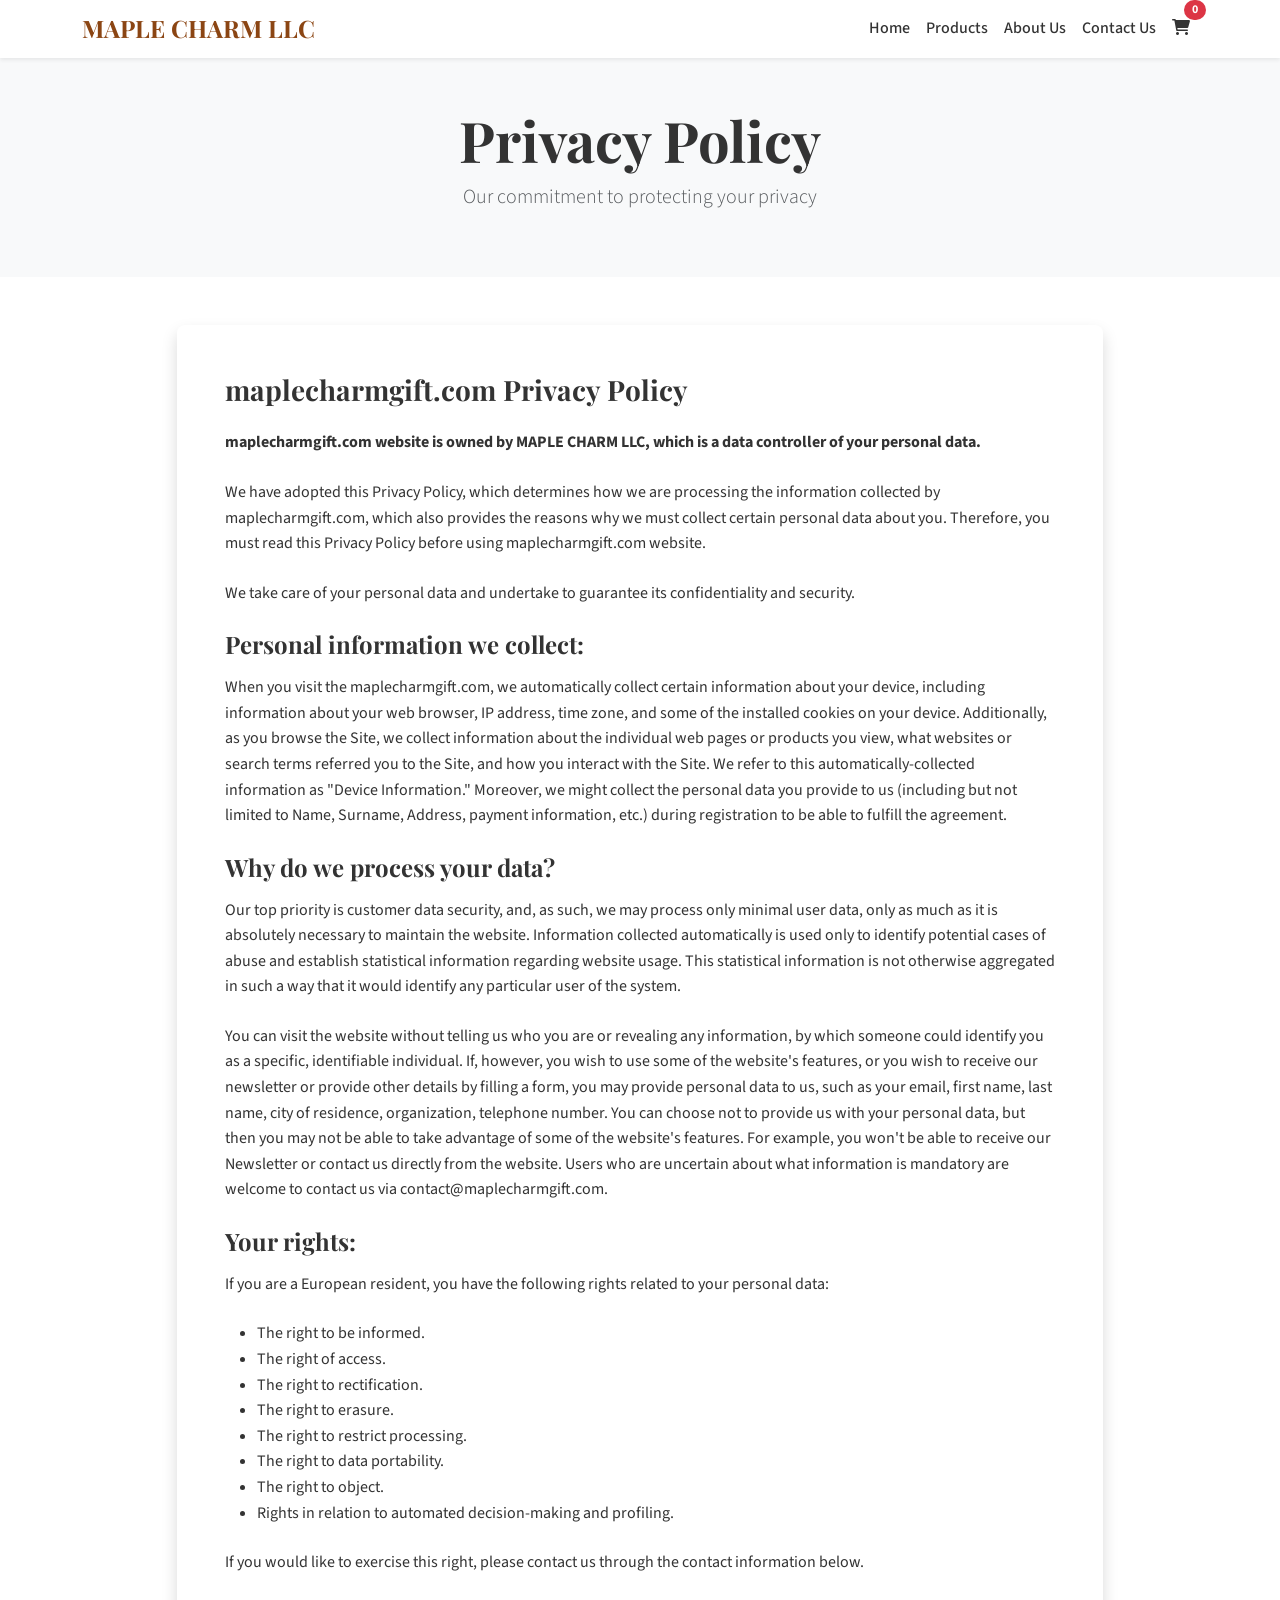
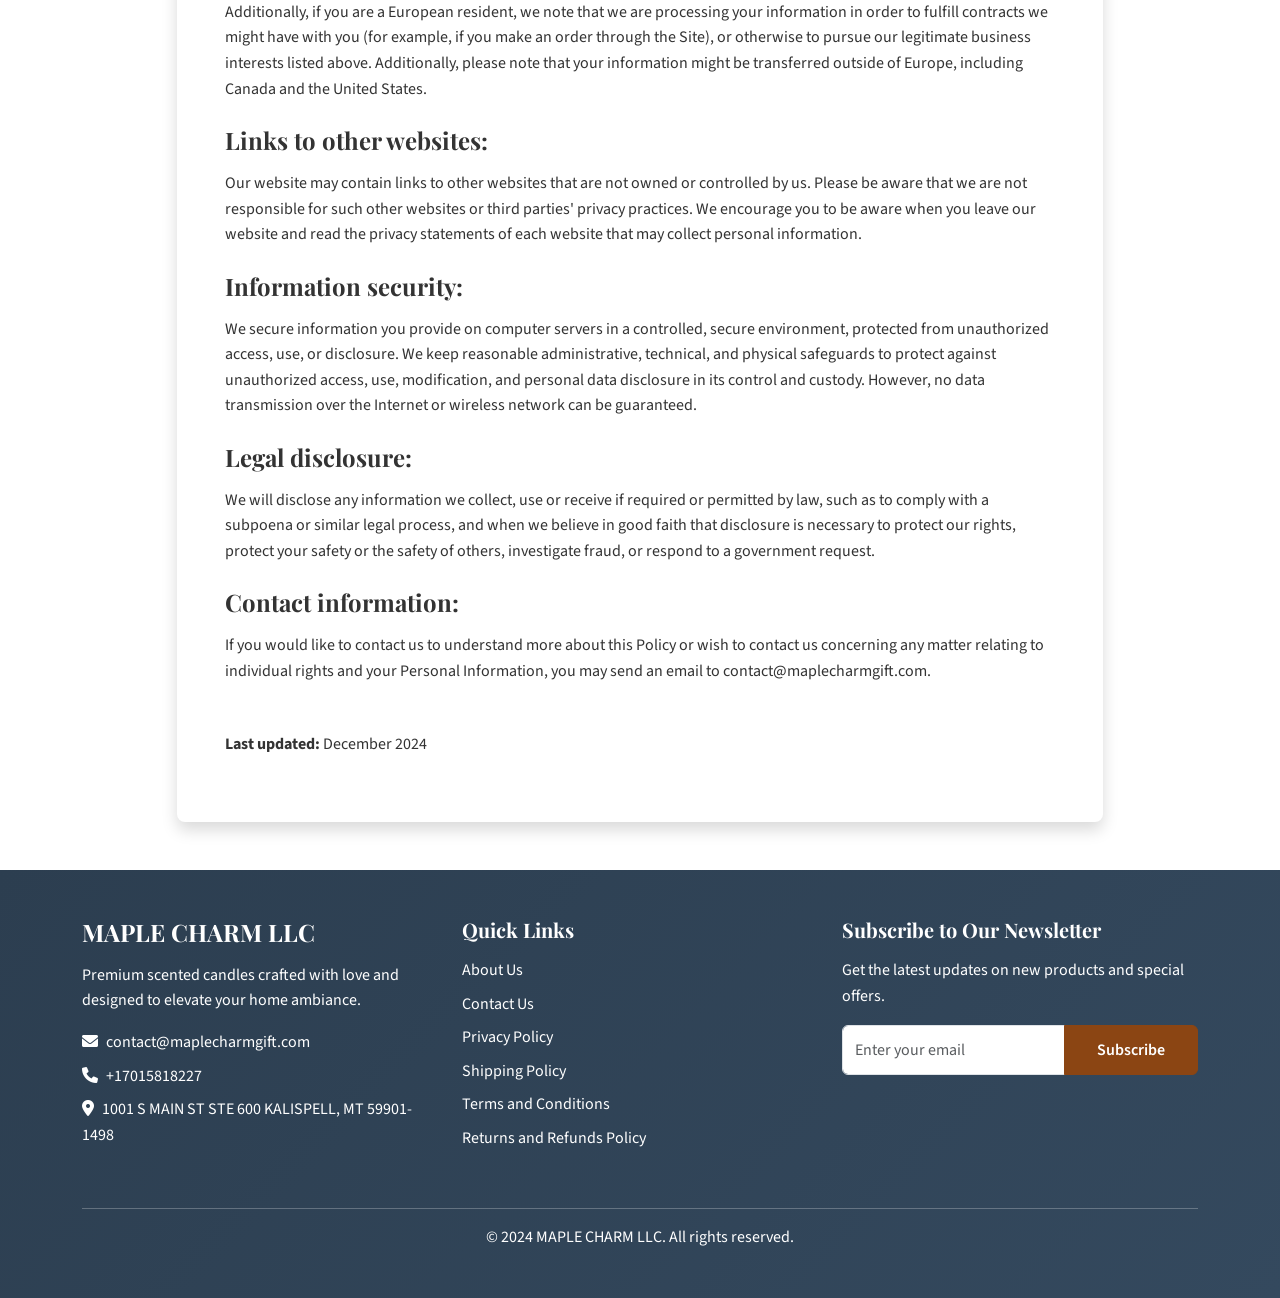
<file: privacy.html>
<!DOCTYPE html>
<html lang="en">
<head>
    <meta charset="UTF-8">
    <meta name="viewport" content="width=device-width, initial-scale=1.0">
    <title>Privacy Policy - MAPLE CHARM LLC</title>
    <link href="https://cdn.jsdelivr.net/npm/bootstrap@5.3.0/dist/css/bootstrap.min.css" rel="stylesheet">
    <link rel="stylesheet" href="https://cdnjs.cloudflare.com/ajax/libs/font-awesome/6.0.0/css/all.min.css">
    <link href="https://fonts.googleapis.com/css2?family=Playfair+Display:wght@400;700&family=Source+Sans+Pro:wght@300;400;600&display=swap" rel="stylesheet">
    <link rel="stylesheet" href="styles.css">
</head>
<body>
    <!-- Navigation -->
    <nav class="navbar navbar-expand-lg navbar-light bg-white sticky-top shadow-sm">
        <div class="container">
            <a class="navbar-brand" href="index.html">
                <h3 class="mb-0 text-primary">MAPLE CHARM LLC</h3>
            </a>
            <button class="navbar-toggler" type="button" data-bs-toggle="collapse" data-bs-target="#navbarNav">
                <span class="navbar-toggler-icon"></span>
            </button>
            <div class="collapse navbar-collapse" id="navbarNav">
                <ul class="navbar-nav ms-auto">
                    <li class="nav-item">
                        <a class="nav-link" href="index.html">Home</a>
                    </li>
                    <li class="nav-item">
                        <a class="nav-link" href="products.html">Products</a>
                    </li>
                    <li class="nav-item">
                        <a class="nav-link" href="about.html">About Us</a>
                    </li>
                    <li class="nav-item">
                        <a class="nav-link" href="contact.html">Contact Us</a>
                    </li>
                    <li class="nav-item">
                        <a class="nav-link position-relative" href="cart.html">
                            <i class="fas fa-shopping-cart"></i>
                            <span class="badge bg-danger rounded-pill cart-count" id="cartCount">0</span>
                        </a>
                    </li>
                </ul>
            </div>
        </div>
    </nav>

    <!-- Page Header -->
    <section class="py-5 bg-light">
        <div class="container">
            <div class="text-center">
                <h1 class="display-4 fw-bold">Privacy Policy</h1>
                <p class="lead text-muted">Our commitment to protecting your privacy</p>
            </div>
        </div>
    </section>

    <!-- Privacy Content -->
    <section class="py-5">
        <div class="container">
            <div class="row">
                <div class="col-lg-10 mx-auto">
                    <div class="privacy-content bg-white p-5 rounded-3 shadow">
                        <h2 class="h3 fw-bold mb-4">maplecharmgift.com Privacy Policy</h2>
                        
                        <p class="mb-4"><strong>maplecharmgift.com website is owned by MAPLE CHARM LLC, which is a data controller of your personal data.</strong></p>
                        
                        <p class="mb-4">We have adopted this Privacy Policy, which determines how we are processing the information collected by maplecharmgift.com, which also provides the reasons why we must collect certain personal data about you. Therefore, you must read this Privacy Policy before using maplecharmgift.com website.</p>
                        
                        <p class="mb-4">We take care of your personal data and undertake to guarantee its confidentiality and security.</p>
                        
                        <h3 class="h4 fw-bold mb-3">Personal information we collect:</h3>
                        <p class="mb-4">When you visit the maplecharmgift.com, we automatically collect certain information about your device, including information about your web browser, IP address, time zone, and some of the installed cookies on your device. Additionally, as you browse the Site, we collect information about the individual web pages or products you view, what websites or search terms referred you to the Site, and how you interact with the Site. We refer to this automatically-collected information as "Device Information." Moreover, we might collect the personal data you provide to us (including but not limited to Name, Surname, Address, payment information, etc.) during registration to be able to fulfill the agreement.</p>
                        
                        <h3 class="h4 fw-bold mb-3">Why do we process your data?</h3>
                        <p class="mb-4">Our top priority is customer data security, and, as such, we may process only minimal user data, only as much as it is absolutely necessary to maintain the website. Information collected automatically is used only to identify potential cases of abuse and establish statistical information regarding website usage. This statistical information is not otherwise aggregated in such a way that it would identify any particular user of the system.</p>
                        
                        <p class="mb-4">You can visit the website without telling us who you are or revealing any information, by which someone could identify you as a specific, identifiable individual. If, however, you wish to use some of the website's features, or you wish to receive our newsletter or provide other details by filling a form, you may provide personal data to us, such as your email, first name, last name, city of residence, organization, telephone number. You can choose not to provide us with your personal data, but then you may not be able to take advantage of some of the website's features. For example, you won't be able to receive our Newsletter or contact us directly from the website. Users who are uncertain about what information is mandatory are welcome to contact us via contact@maplecharmgift.com.</p>
                        
                        <h3 class="h4 fw-bold mb-3">Your rights:</h3>
                        <p class="mb-4">If you are a European resident, you have the following rights related to your personal data:</p>
                        <ul class="mb-4">
                            <li>The right to be informed.</li>
                            <li>The right of access.</li>
                            <li>The right to rectification.</li>
                            <li>The right to erasure.</li>
                            <li>The right to restrict processing.</li>
                            <li>The right to data portability.</li>
                            <li>The right to object.</li>
                            <li>Rights in relation to automated decision-making and profiling.</li>
                        </ul>
                        <p class="mb-4">If you would like to exercise this right, please contact us through the contact information below.</p>
                        
                        <p class="mb-4">Additionally, if you are a European resident, we note that we are processing your information in order to fulfill contracts we might have with you (for example, if you make an order through the Site), or otherwise to pursue our legitimate business interests listed above. Additionally, please note that your information might be transferred outside of Europe, including Canada and the United States.</p>
                        
                        <h3 class="h4 fw-bold mb-3">Links to other websites:</h3>
                        <p class="mb-4">Our website may contain links to other websites that are not owned or controlled by us. Please be aware that we are not responsible for such other websites or third parties' privacy practices. We encourage you to be aware when you leave our website and read the privacy statements of each website that may collect personal information.</p>
                        
                        <h3 class="h4 fw-bold mb-3">Information security:</h3>
                        <p class="mb-4">We secure information you provide on computer servers in a controlled, secure environment, protected from unauthorized access, use, or disclosure. We keep reasonable administrative, technical, and physical safeguards to protect against unauthorized access, use, modification, and personal data disclosure in its control and custody. However, no data transmission over the Internet or wireless network can be guaranteed.</p>
                        
                        <h3 class="h4 fw-bold mb-3">Legal disclosure:</h3>
                        <p class="mb-4">We will disclose any information we collect, use or receive if required or permitted by law, such as to comply with a subpoena or similar legal process, and when we believe in good faith that disclosure is necessary to protect our rights, protect your safety or the safety of others, investigate fraud, or respond to a government request.</p>
                        
                        <h3 class="h4 fw-bold mb-3">Contact information:</h3>
                        <p class="mb-4">If you would like to contact us to understand more about this Policy or wish to contact us concerning any matter relating to individual rights and your Personal Information, you may send an email to contact@maplecharmgift.com.</p>
                        
                        <div class="mt-5">
                            <p><strong>Last updated:</strong> December 2024</p>
                        </div>
                    </div>
                </div>
            </div>
        </div>
    </section>

    <!-- Footer -->
    <footer class="bg-dark text-white py-5">
        <div class="container">
            <div class="row">
                <div class="col-lg-4 mb-4">
                    <h4 class="mb-3">MAPLE CHARM LLC</h4>
                    <p class="mb-3">Premium scented candles crafted with love and designed to elevate your home ambiance.</p>
                    <div class="contact-info">
                        <p class="mb-2"><i class="fas fa-envelope me-2"></i>contact@maplecharmgift.com</p>
                        <p class="mb-2"><i class="fas fa-phone me-2"></i>+17015818227</p>
                        <p class="mb-2"><i class="fas fa-map-marker-alt me-2"></i>1001 S MAIN ST STE 600 KALISPELL, MT 59901-1498</p>
                    </div>
                </div>
                <div class="col-lg-4 mb-4">
                    <h5 class="mb-3">Quick Links</h5>
                    <ul class="list-unstyled">
                        <li class="mb-2"><a href="about.html" class="text-white text-decoration-none">About Us</a></li>
                        <li class="mb-2"><a href="contact.html" class="text-white text-decoration-none">Contact Us</a></li>
                        <li class="mb-2"><a href="privacy.html" class="text-white text-decoration-none">Privacy Policy</a></li>
                        <li class="mb-2"><a href="shipping.html" class="text-white text-decoration-none">Shipping Policy</a></li>
                        <li class="mb-2"><a href="terms.html" class="text-white text-decoration-none">Terms and Conditions</a></li>
                        <li class="mb-2"><a href="returns.html" class="text-white text-decoration-none">Returns and Refunds Policy</a></li>
                    </ul>
                </div>
                <div class="col-lg-4 mb-4">
                    <h5 class="mb-3">Subscribe to Our Newsletter</h5>
                    <p class="mb-3">Get the latest updates on new products and special offers.</p>
                    <form class="newsletter-form">
                        <div class="input-group mb-3">
                            <input type="email" class="form-control" placeholder="Enter your email" required>
                            <button class="btn btn-primary" type="submit">Subscribe</button>
                        </div>
                    </form>
                </div>
            </div>
            <hr class="bg-white">
            <div class="text-center">
                <p class="mb-0">&copy; 2024 MAPLE CHARM LLC. All rights reserved.</p>
            </div>
        </div>
    </footer>

    <script src="https://cdn.jsdelivr.net/npm/bootstrap@5.3.0/dist/js/bootstrap.bundle.min.js"></script>
    <script src="script.js"></script>
</body>
</html>
</file>
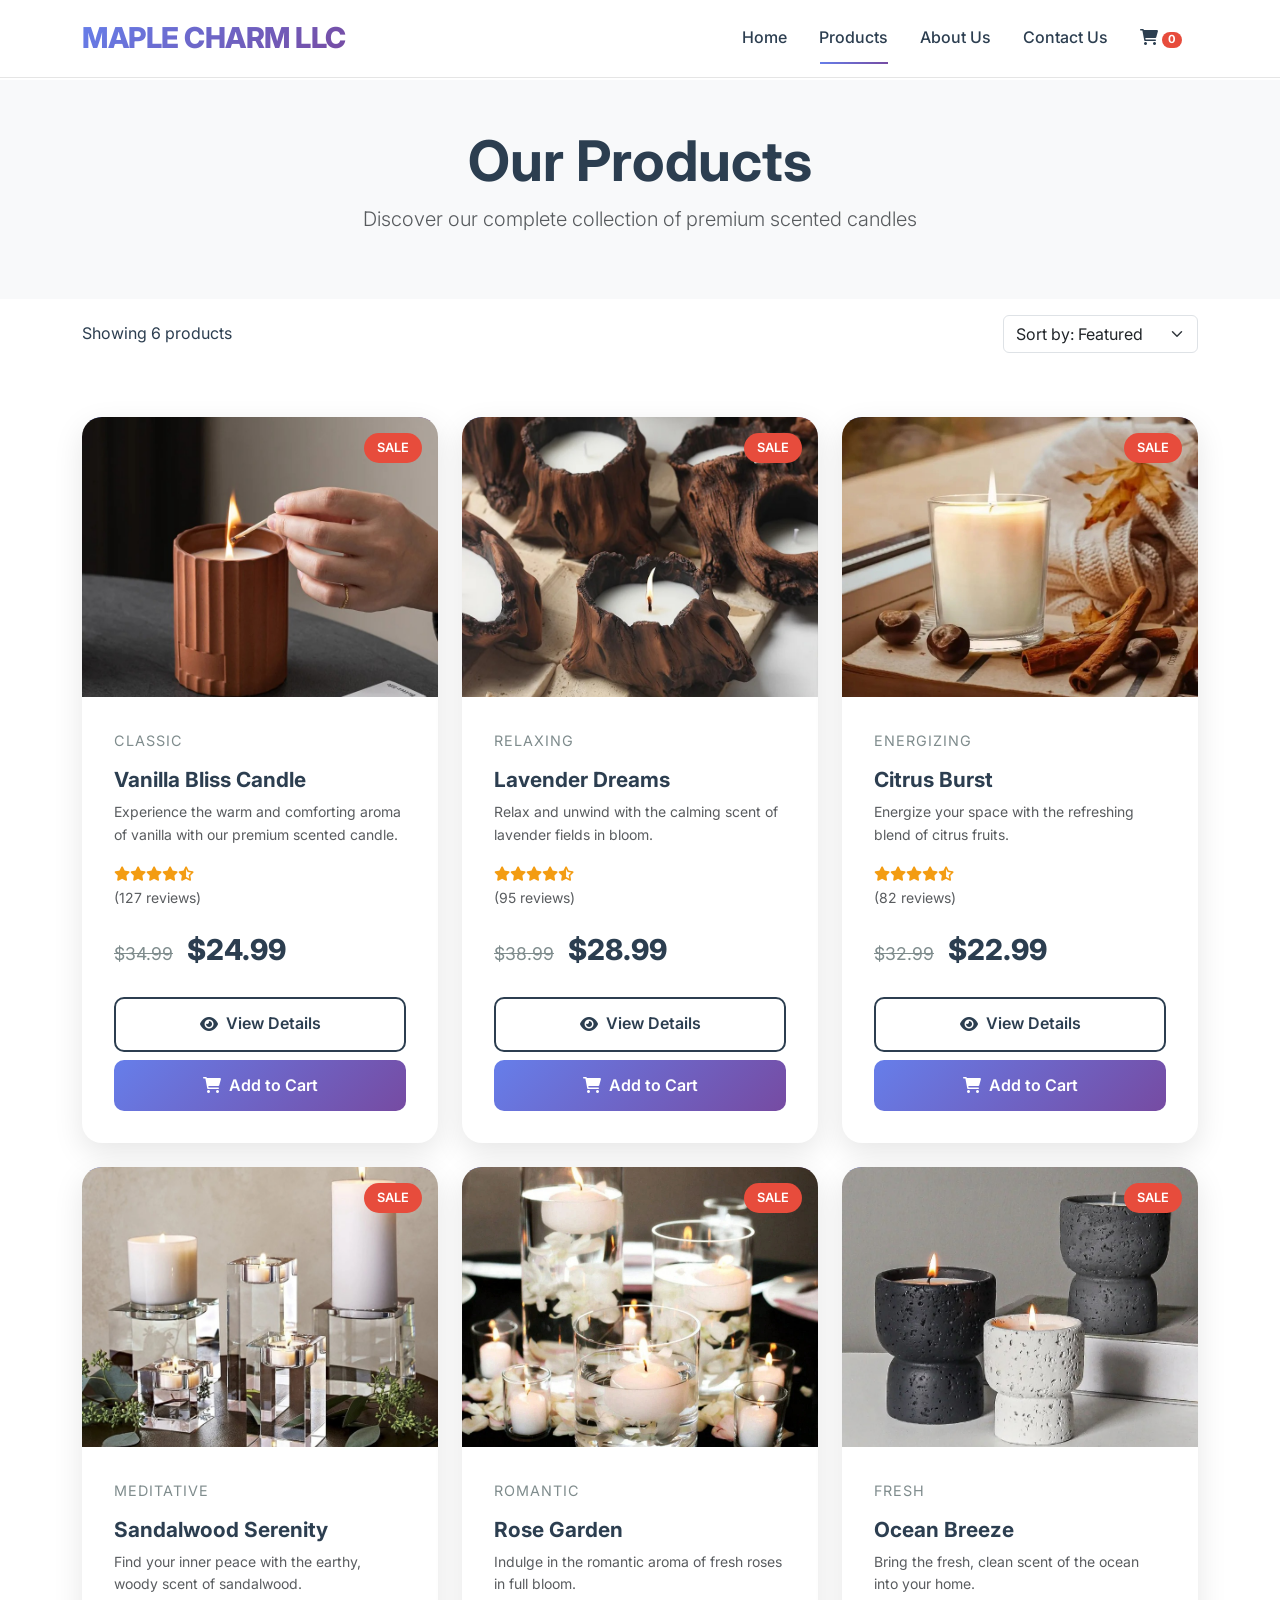
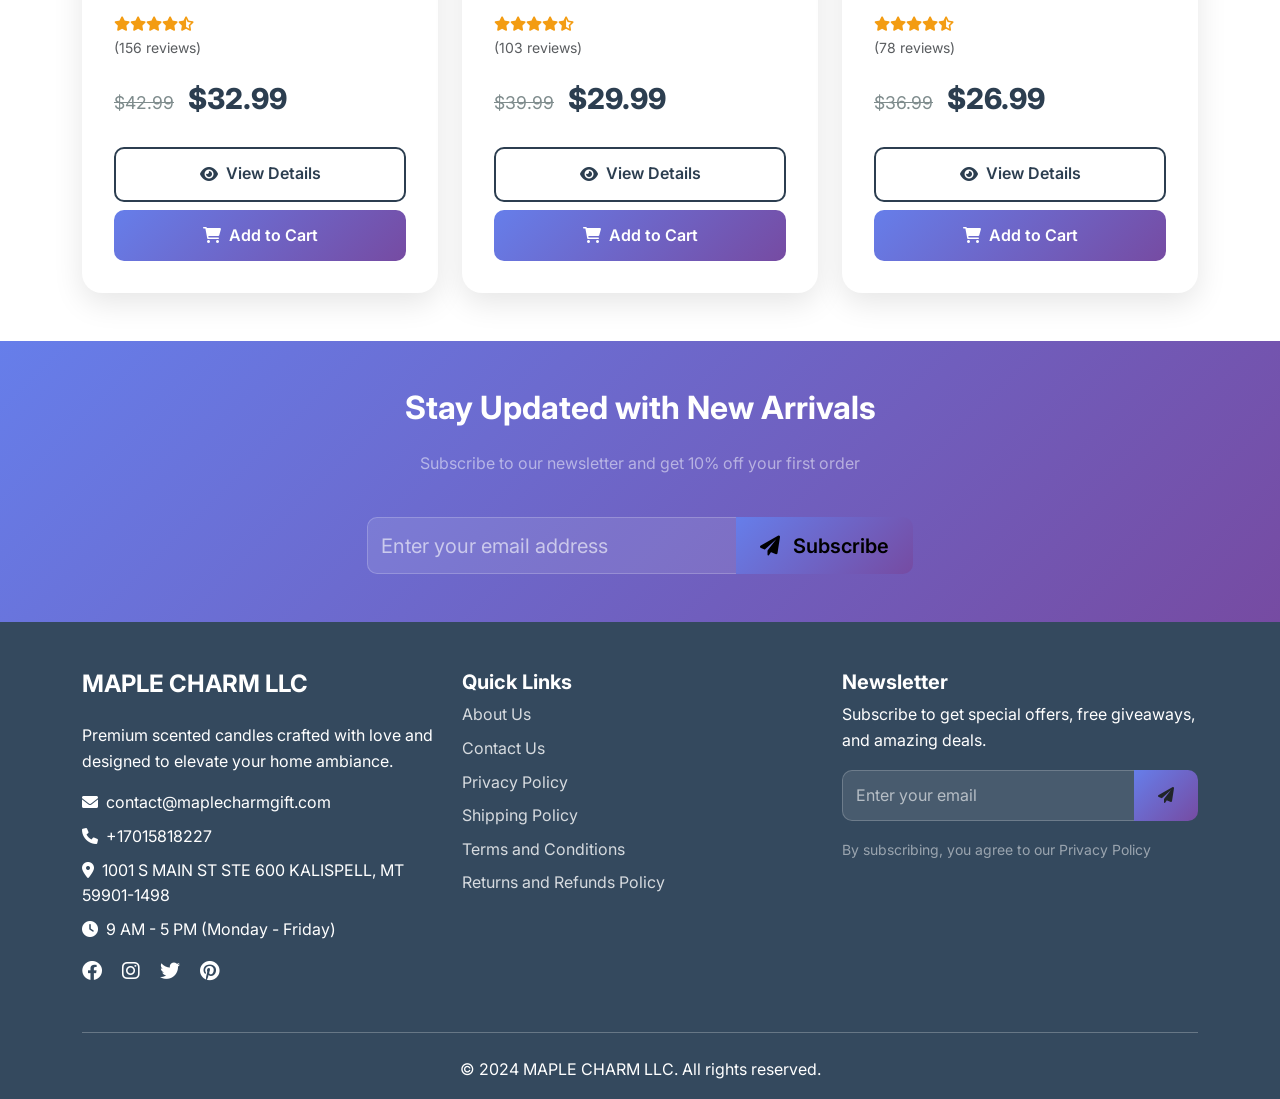
<file: products-new.html>
<!DOCTYPE html>
<html lang="en">
<head>
    <meta charset="UTF-8">
    <meta name="viewport" content="width=device-width, initial-scale=1.0">
    <title>Products - MAPLE CHARM LLC</title>
    <link href="https://cdn.jsdelivr.net/npm/bootstrap@5.3.0/dist/css/bootstrap.min.css" rel="stylesheet">
    <link rel="stylesheet" href="https://cdnjs.cloudflare.com/ajax/libs/font-awesome/6.0.0/css/all.min.css">
    <link href="https://fonts.googleapis.com/css2?family=Inter:wght@300;400;500;600;700;800&display=swap" rel="stylesheet">
    <link rel="stylesheet" href="styles-new.css">
</head>
<body>
    <!-- Modern Navigation -->
    <nav class="navbar navbar-expand-lg fixed-top">
        <div class="container">
            <a class="navbar-brand" href="index-new.html">
                <h3 class="mb-0">MAPLE CHARM LLC</h3>
            </a>
            <button class="navbar-toggler" type="button" data-bs-toggle="collapse" data-bs-target="#navbarNav">
                <span class="navbar-toggler-icon"></span>
            </button>
            <div class="collapse navbar-collapse" id="navbarNav">
                <ul class="navbar-nav ms-auto">
                    <li class="nav-item">
                        <a class="nav-link" href="index-new.html">Home</a>
                    </li>
                    <li class="nav-item">
                        <a class="nav-link active" href="products-new.html">Products</a>
                    </li>
                    <li class="nav-item">
                        <a class="nav-link" href="about.html">About Us</a>
                    </li>
                    <li class="nav-item">
                        <a class="nav-link" href="contact.html">Contact Us</a>
                    </li>
                    <li class="nav-item">
                        <a class="nav-link position-relative" href="cart.html">
                            <i class="fas fa-shopping-cart"></i>
                            <span class="badge cart-count" id="cartCount">0</span>
                        </a>
                    </li>
                </ul>
            </div>
        </div>
    </nav>

    <!-- Page Header -->
    <section class="py-5 bg-light" style="margin-top: 80px;">
        <div class="container">
            <div class="text-center">
                <h1 class="display-4 fw-bold">Our Products</h1>
                <p class="lead text-muted">Discover our complete collection of premium scented candles</p>
            </div>
        </div>
    </section>

    <!-- Filter Section -->
    <section class="py-3">
        <div class="container">
            <div class="row align-items-center">
                <div class="col-md-6">
                    <p class="mb-0">Showing <span id="productCount">6</span> products</p>
                </div>
                <div class="col-md-6">
                    <div class="d-flex justify-content-md-end">
                        <select class="form-select" style="width: auto;">
                            <option>Sort by: Featured</option>
                            <option>Price: Low to High</option>
                            <option>Price: High to Low</option>
                            <option>Rating: High to Low</option>
                            <option>Newest First</option>
                        </select>
                    </div>
                </div>
            </div>
        </div>
    </section>

    <!-- Products Grid -->
    <section class="py-5">
        <div class="container">
            <div class="row g-4" id="allProducts">
                <!-- Products will be loaded here -->
            </div>
        </div>
    </section>

    <!-- Newsletter Section -->
    <section class="py-5" style="background: var(--gradient-1);">
        <div class="container text-center">
            <h2 class="text-white mb-4">Stay Updated with New Arrivals</h2>
            <p class="text-white-50 mb-4">Subscribe to our newsletter and get 10% off your first order</p>
            <div class="row justify-content-center">
                <div class="col-md-6">
                    <form class="newsletter-form">
                        <div class="input-group input-group-lg">
                            <input type="email" class="form-control" placeholder="Enter your email address" required>
                            <button class="btn btn-light" type="submit">
                                <i class="fas fa-paper-plane me-2"></i>
                                Subscribe
                            </button>
                        </div>
                    </form>
                </div>
            </div>
        </div>
    </section>

    <!-- Footer -->
    <footer>
        <div class="container">
            <div class="row">
                <div class="col-lg-4 mb-4">
                    <h4>MAPLE CHARM LLC</h4>
                    <p class="mb-3">Premium scented candles crafted with love and designed to elevate your home ambiance.</p>
                    <div class="contact-info">
                        <p class="mb-2"><i class="fas fa-envelope me-2"></i>contact@maplecharmgift.com</p>
                        <p class="mb-2"><i class="fas fa-phone me-2"></i>+17015818227</p>
                        <p class="mb-2"><i class="fas fa-map-marker-alt me-2"></i>1001 S MAIN ST STE 600 KALISPELL, MT 59901-1498</p>
                        <p class="mb-2"><i class="fas fa-clock me-2"></i>9 AM - 5 PM (Monday - Friday)</p>
                    </div>
                    <div class="social-links mt-3">
                        <a href="#" class="text-white me-3"><i class="fab fa-facebook fa-lg"></i></a>
                        <a href="#" class="text-white me-3"><i class="fab fa-instagram fa-lg"></i></a>
                        <a href="#" class="text-white me-3"><i class="fab fa-twitter fa-lg"></i></a>
                        <a href="#" class="text-white"><i class="fab fa-pinterest fa-lg"></i></a>
                    </div>
                </div>
                <div class="col-lg-4 mb-4">
                    <h5>Quick Links</h5>
                    <ul class="list-unstyled">
                        <li class="mb-2"><a href="about.html" class="text-decoration-none">About Us</a></li>
                        <li class="mb-2"><a href="contact.html" class="text-decoration-none">Contact Us</a></li>
                        <li class="mb-2"><a href="privacy.html" class="text-decoration-none">Privacy Policy</a></li>
                        <li class="mb-2"><a href="shipping.html" class="text-decoration-none">Shipping Policy</a></li>
                        <li class="mb-2"><a href="terms.html" class="text-decoration-none">Terms and Conditions</a></li>
                        <li class="mb-2"><a href="returns.html" class="text-decoration-none">Returns and Refunds Policy</a></li>
                    </ul>
                </div>
                <div class="col-lg-4 mb-4">
                    <h5>Newsletter</h5>
                    <p class="mb-3">Subscribe to get special offers, free giveaways, and amazing deals.</p>
                    <form class="newsletter-form">
                        <div class="input-group">
                            <input type="email" class="form-control" placeholder="Enter your email" required>
                            <button class="btn" type="submit">
                                <i class="fas fa-paper-plane"></i>
                            </button>
                        </div>
                    </form>
                    <div class="mt-3">
                        <small class="text-white-50">By subscribing, you agree to our Privacy Policy</small>
                    </div>
                </div>
            </div>
            <hr class="bg-white my-4">
            <div class="text-center">
                <p class="mb-0">&copy; 2024 MAPLE CHARM LLC. All rights reserved.</p>
            </div>
        </div>
    </footer>

    <script src="https://cdn.jsdelivr.net/npm/bootstrap@5.3.0/dist/js/bootstrap.bundle.min.js"></script>
    <script src="script-new.js"></script>
</body>
</html>
</file>
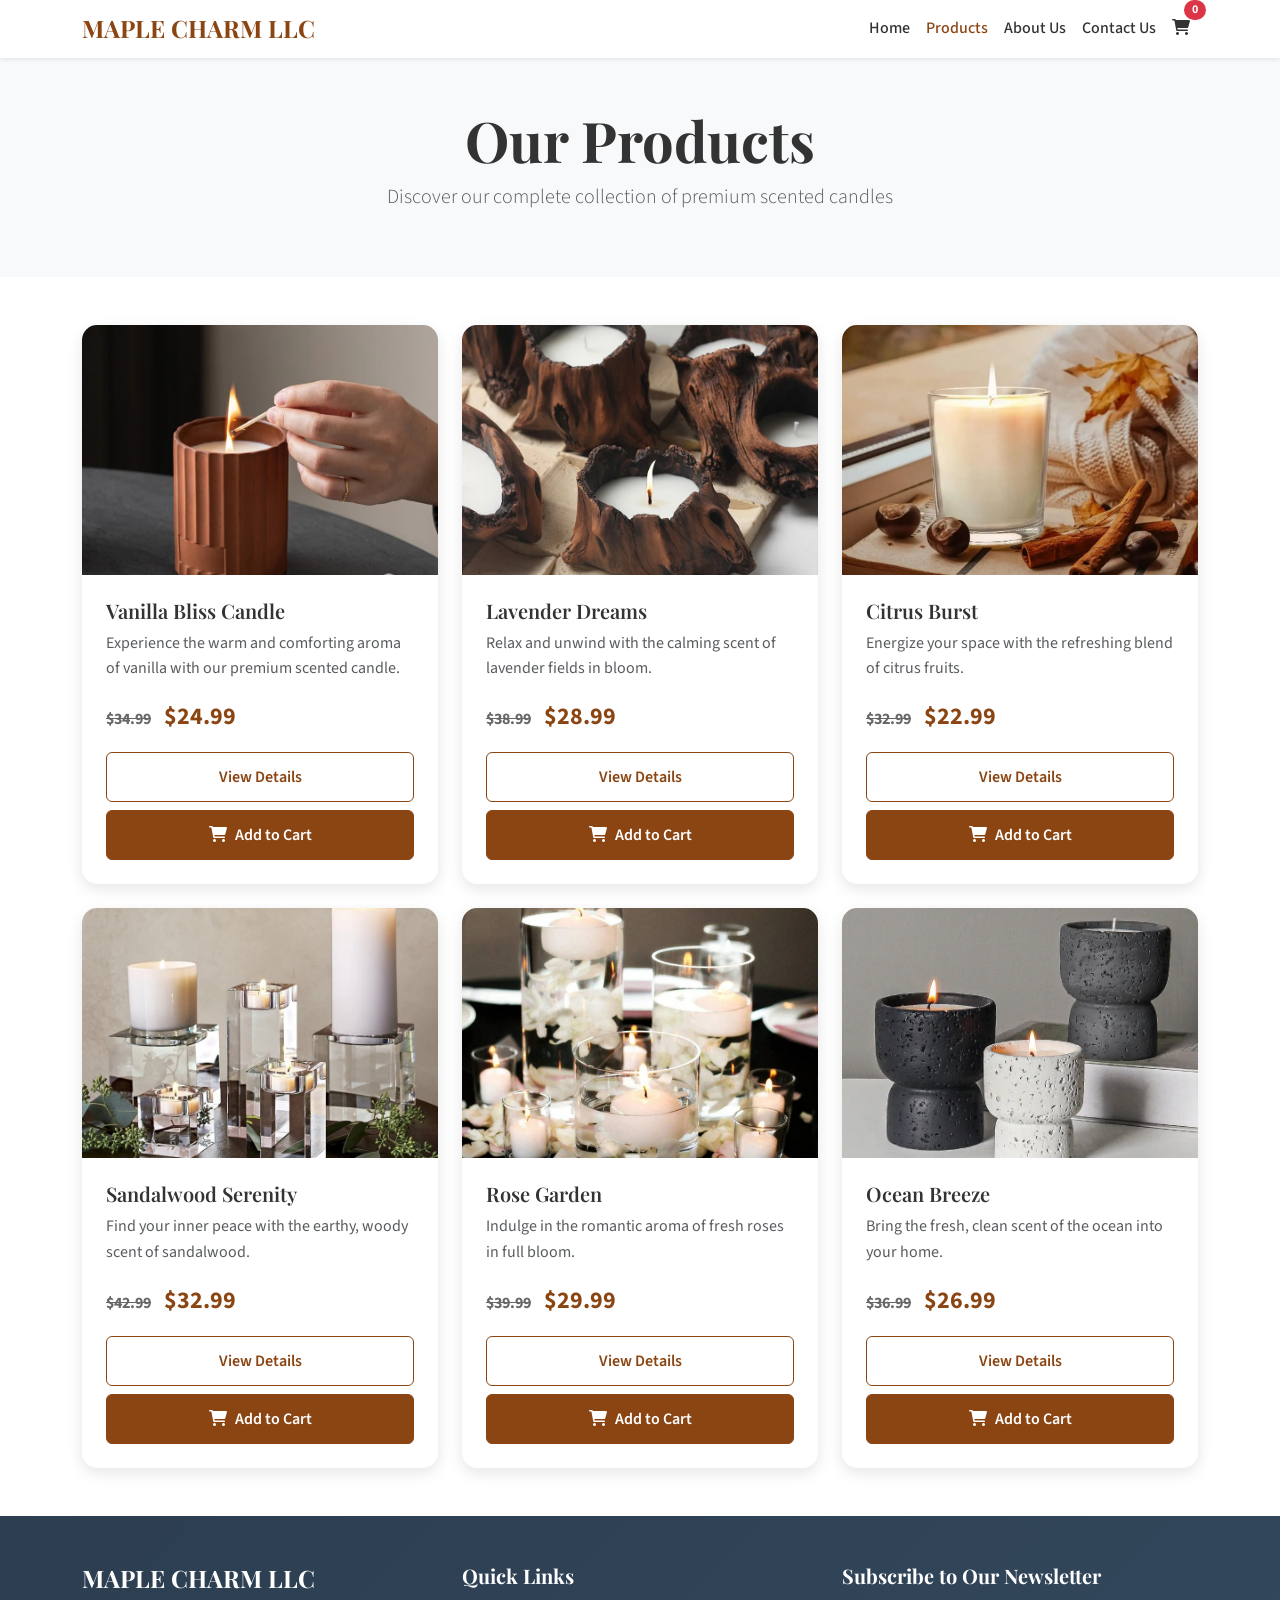
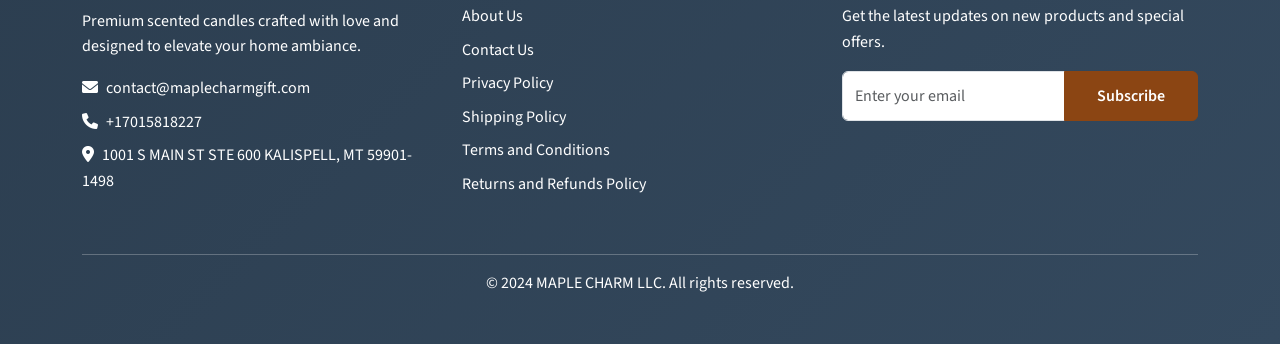
<file: products.html>
<!DOCTYPE html>
<html lang="en">
<head>
    <meta charset="UTF-8">
    <meta name="viewport" content="width=device-width, initial-scale=1.0">
    <title>Products - MAPLE CHARM LLC</title>
    <link href="https://cdn.jsdelivr.net/npm/bootstrap@5.3.0/dist/css/bootstrap.min.css" rel="stylesheet">
    <link rel="stylesheet" href="https://cdnjs.cloudflare.com/ajax/libs/font-awesome/6.0.0/css/all.min.css">
    <link href="https://fonts.googleapis.com/css2?family=Playfair+Display:wght@400;700&family=Source+Sans+Pro:wght@300;400;600&display=swap" rel="stylesheet">
    <link rel="stylesheet" href="styles.css">
</head>
<body>
    <!-- Navigation -->
    <nav class="navbar navbar-expand-lg navbar-light bg-white sticky-top shadow-sm">
        <div class="container">
            <a class="navbar-brand" href="index.html">
                <h3 class="mb-0 text-primary">MAPLE CHARM LLC</h3>
            </a>
            <button class="navbar-toggler" type="button" data-bs-toggle="collapse" data-bs-target="#navbarNav">
                <span class="navbar-toggler-icon"></span>
            </button>
            <div class="collapse navbar-collapse" id="navbarNav">
                <ul class="navbar-nav ms-auto">
                    <li class="nav-item">
                        <a class="nav-link" href="index.html">Home</a>
                    </li>
                    <li class="nav-item">
                        <a class="nav-link active" href="products.html">Products</a>
                    </li>
                    <li class="nav-item">
                        <a class="nav-link" href="about.html">About Us</a>
                    </li>
                    <li class="nav-item">
                        <a class="nav-link" href="contact.html">Contact Us</a>
                    </li>
                    <li class="nav-item">
                        <a class="nav-link position-relative" href="cart.html">
                            <i class="fas fa-shopping-cart"></i>
                            <span class="badge bg-danger rounded-pill cart-count" id="cartCount">0</span>
                        </a>
                    </li>
                </ul>
            </div>
        </div>
    </nav>

    <!-- Page Header -->
    <section class="py-5 bg-light">
        <div class="container">
            <div class="text-center">
                <h1 class="display-4 fw-bold">Our Products</h1>
                <p class="lead text-muted">Discover our complete collection of premium scented candles</p>
            </div>
        </div>
    </section>

    <!-- Products Grid -->
    <section class="py-5">
        <div class="container">
            <div class="row g-4" id="allProducts">
                <!-- Products will be loaded here -->
            </div>
        </div>
    </section>

    <!-- Footer -->
    <footer class="bg-dark text-white py-5">
        <div class="container">
            <div class="row">
                <div class="col-lg-4 mb-4">
                    <h4 class="mb-3">MAPLE CHARM LLC</h4>
                    <p class="mb-3">Premium scented candles crafted with love and designed to elevate your home ambiance.</p>
                    <div class="contact-info">
                        <p class="mb-2"><i class="fas fa-envelope me-2"></i>contact@maplecharmgift.com</p>
                        <p class="mb-2"><i class="fas fa-phone me-2"></i>+17015818227</p>
                        <p class="mb-2"><i class="fas fa-map-marker-alt me-2"></i>1001 S MAIN ST STE 600 KALISPELL, MT 59901-1498</p>
                    </div>
                </div>
                <div class="col-lg-4 mb-4">
                    <h5 class="mb-3">Quick Links</h5>
                    <ul class="list-unstyled">
                        <li class="mb-2"><a href="about.html" class="text-white text-decoration-none">About Us</a></li>
                        <li class="mb-2"><a href="contact.html" class="text-white text-decoration-none">Contact Us</a></li>
                        <li class="mb-2"><a href="privacy.html" class="text-white text-decoration-none">Privacy Policy</a></li>
                        <li class="mb-2"><a href="shipping.html" class="text-white text-decoration-none">Shipping Policy</a></li>
                        <li class="mb-2"><a href="terms.html" class="text-white text-decoration-none">Terms and Conditions</a></li>
                        <li class="mb-2"><a href="returns.html" class="text-white text-decoration-none">Returns and Refunds Policy</a></li>
                    </ul>
                </div>
                <div class="col-lg-4 mb-4">
                    <h5 class="mb-3">Subscribe to Our Newsletter</h5>
                    <p class="mb-3">Get the latest updates on new products and special offers.</p>
                    <form class="newsletter-form">
                        <div class="input-group mb-3">
                            <input type="email" class="form-control" placeholder="Enter your email" required>
                            <button class="btn btn-primary" type="submit">Subscribe</button>
                        </div>
                    </form>
                </div>
            </div>
            <hr class="bg-white">
            <div class="text-center">
                <p class="mb-0">&copy; 2024 MAPLE CHARM LLC. All rights reserved.</p>
            </div>
        </div>
    </footer>

    <script src="https://cdn.jsdelivr.net/npm/bootstrap@5.3.0/dist/js/bootstrap.bundle.min.js"></script>
    <script src="script.js"></script>
</body>
</html>
</file>
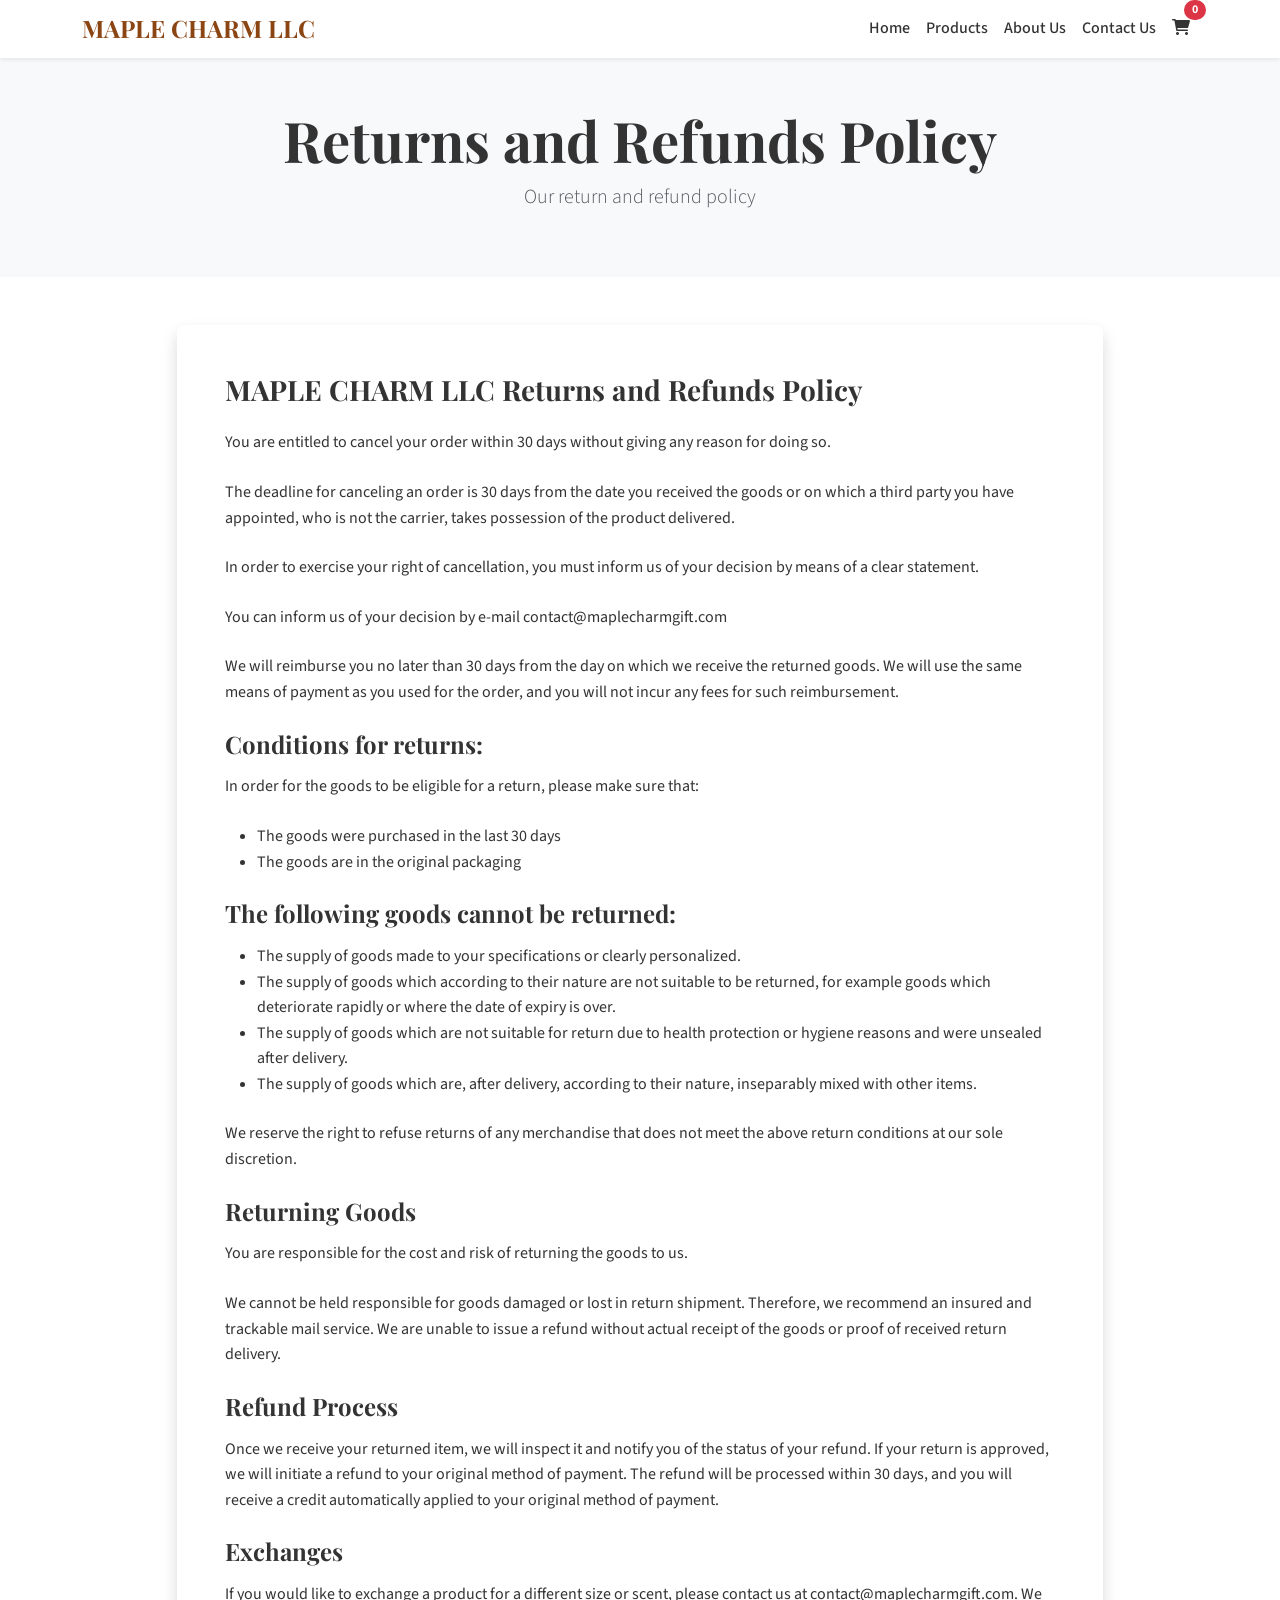
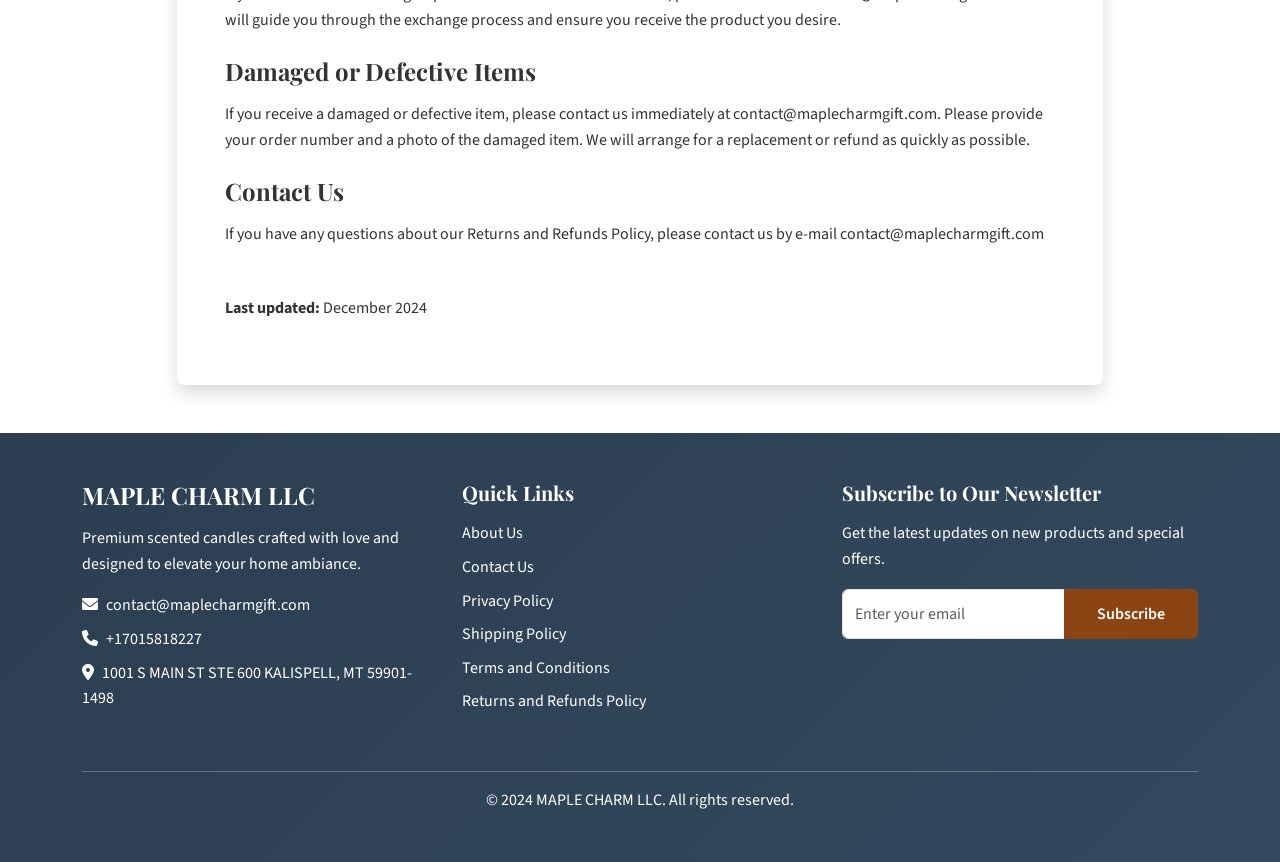
<file: returns.html>
<!DOCTYPE html>
<html lang="en">
<head>
    <meta charset="UTF-8">
    <meta name="viewport" content="width=device-width, initial-scale=1.0">
    <title>Returns and Refunds Policy - MAPLE CHARM LLC</title>
    <link href="https://cdn.jsdelivr.net/npm/bootstrap@5.3.0/dist/css/bootstrap.min.css" rel="stylesheet">
    <link rel="stylesheet" href="https://cdnjs.cloudflare.com/ajax/libs/font-awesome/6.0.0/css/all.min.css">
    <link href="https://fonts.googleapis.com/css2?family=Playfair+Display:wght@400;700&family=Source+Sans+Pro:wght@300;400;600&display=swap" rel="stylesheet">
    <link rel="stylesheet" href="styles.css">
</head>
<body>
    <!-- Navigation -->
    <nav class="navbar navbar-expand-lg navbar-light bg-white sticky-top shadow-sm">
        <div class="container">
            <a class="navbar-brand" href="index.html">
                <h3 class="mb-0 text-primary">MAPLE CHARM LLC</h3>
            </a>
            <button class="navbar-toggler" type="button" data-bs-toggle="collapse" data-bs-target="#navbarNav">
                <span class="navbar-toggler-icon"></span>
            </button>
            <div class="collapse navbar-collapse" id="navbarNav">
                <ul class="navbar-nav ms-auto">
                    <li class="nav-item">
                        <a class="nav-link" href="index.html">Home</a>
                    </li>
                    <li class="nav-item">
                        <a class="nav-link" href="products.html">Products</a>
                    </li>
                    <li class="nav-item">
                        <a class="nav-link" href="about.html">About Us</a>
                    </li>
                    <li class="nav-item">
                        <a class="nav-link" href="contact.html">Contact Us</a>
                    </li>
                    <li class="nav-item">
                        <a class="nav-link position-relative" href="cart.html">
                            <i class="fas fa-shopping-cart"></i>
                            <span class="badge bg-danger rounded-pill cart-count" id="cartCount">0</span>
                        </a>
                    </li>
                </ul>
            </div>
        </div>
    </nav>

    <!-- Page Header -->
    <section class="py-5 bg-light">
        <div class="container">
            <div class="text-center">
                <h1 class="display-4 fw-bold">Returns and Refunds Policy</h1>
                <p class="lead text-muted">Our return and refund policy</p>
            </div>
        </div>
    </section>

    <!-- Returns Content -->
    <section class="py-5">
        <div class="container">
            <div class="row">
                <div class="col-lg-10 mx-auto">
                    <div class="returns-content bg-white p-5 rounded-3 shadow">
                        <h2 class="h3 fw-bold mb-4">MAPLE CHARM LLC Returns and Refunds Policy</h2>
                        
                        <p class="mb-4">You are entitled to cancel your order within 30 days without giving any reason for doing so.</p>
                        
                        <p class="mb-4">The deadline for canceling an order is 30 days from the date you received the goods or on which a third party you have appointed, who is not the carrier, takes possession of the product delivered.</p>
                        
                        <p class="mb-4">In order to exercise your right of cancellation, you must inform us of your decision by means of a clear statement.</p>
                        
                        <p class="mb-4">You can inform us of your decision by e-mail contact@maplecharmgift.com</p>
                        
                        <p class="mb-4">We will reimburse you no later than 30 days from the day on which we receive the returned goods. We will use the same means of payment as you used for the order, and you will not incur any fees for such reimbursement.</p>
                        
                        <h3 class="h4 fw-bold mb-3">Conditions for returns:</h3>
                        <p class="mb-4">In order for the goods to be eligible for a return, please make sure that:</p>
                        <ul class="mb-4">
                            <li>The goods were purchased in the last 30 days</li>
                            <li>The goods are in the original packaging</li>
                        </ul>
                        
                        <h3 class="h4 fw-bold mb-3">The following goods cannot be returned:</h3>
                        <ul class="mb-4">
                            <li>The supply of goods made to your specifications or clearly personalized.</li>
                            <li>The supply of goods which according to their nature are not suitable to be returned, for example goods which deteriorate rapidly or where the date of expiry is over.</li>
                            <li>The supply of goods which are not suitable for return due to health protection or hygiene reasons and were unsealed after delivery.</li>
                            <li>The supply of goods which are, after delivery, according to their nature, inseparably mixed with other items.</li>
                        </ul>
                        
                        <p class="mb-4">We reserve the right to refuse returns of any merchandise that does not meet the above return conditions at our sole discretion.</p>
                        
                        <h3 class="h4 fw-bold mb-3">Returning Goods</h3>
                        <p class="mb-4">You are responsible for the cost and risk of returning the goods to us.</p>
                        
                        <p class="mb-4">We cannot be held responsible for goods damaged or lost in return shipment. Therefore, we recommend an insured and trackable mail service. We are unable to issue a refund without actual receipt of the goods or proof of received return delivery.</p>
                        
                        <h3 class="h4 fw-bold mb-3">Refund Process</h3>
                        <p class="mb-4">Once we receive your returned item, we will inspect it and notify you of the status of your refund. If your return is approved, we will initiate a refund to your original method of payment. The refund will be processed within 30 days, and you will receive a credit automatically applied to your original method of payment.</p>
                        
                        <h3 class="h4 fw-bold mb-3">Exchanges</h3>
                        <p class="mb-4">If you would like to exchange a product for a different size or scent, please contact us at contact@maplecharmgift.com. We will guide you through the exchange process and ensure you receive the product you desire.</p>
                        
                        <h3 class="h4 fw-bold mb-3">Damaged or Defective Items</h3>
                        <p class="mb-4">If you receive a damaged or defective item, please contact us immediately at contact@maplecharmgift.com. Please provide your order number and a photo of the damaged item. We will arrange for a replacement or refund as quickly as possible.</p>
                        
                        <h3 class="h4 fw-bold mb-3">Contact Us</h3>
                        <p class="mb-4">If you have any questions about our Returns and Refunds Policy, please contact us by e-mail contact@maplecharmgift.com</p>
                        
                        <div class="mt-5">
                            <p><strong>Last updated:</strong> December 2024</p>
                        </div>
                    </div>
                </div>
            </div>
        </div>
    </section>

    <!-- Footer -->
    <footer class="bg-dark text-white py-5">
        <div class="container">
            <div class="row">
                <div class="col-lg-4 mb-4">
                    <h4 class="mb-3">MAPLE CHARM LLC</h4>
                    <p class="mb-3">Premium scented candles crafted with love and designed to elevate your home ambiance.</p>
                    <div class="contact-info">
                        <p class="mb-2"><i class="fas fa-envelope me-2"></i>contact@maplecharmgift.com</p>
                        <p class="mb-2"><i class="fas fa-phone me-2"></i>+17015818227</p>
                        <p class="mb-2"><i class="fas fa-map-marker-alt me-2"></i>1001 S MAIN ST STE 600 KALISPELL, MT 59901-1498</p>
                    </div>
                </div>
                <div class="col-lg-4 mb-4">
                    <h5 class="mb-3">Quick Links</h5>
                    <ul class="list-unstyled">
                        <li class="mb-2"><a href="about.html" class="text-white text-decoration-none">About Us</a></li>
                        <li class="mb-2"><a href="contact.html" class="text-white text-decoration-none">Contact Us</a></li>
                        <li class="mb-2"><a href="privacy.html" class="text-white text-decoration-none">Privacy Policy</a></li>
                        <li class="mb-2"><a href="shipping.html" class="text-white text-decoration-none">Shipping Policy</a></li>
                        <li class="mb-2"><a href="terms.html" class="text-white text-decoration-none">Terms and Conditions</a></li>
                        <li class="mb-2"><a href="returns.html" class="text-white text-decoration-none">Returns and Refunds Policy</a></li>
                    </ul>
                </div>
                <div class="col-lg-4 mb-4">
                    <h5 class="mb-3">Subscribe to Our Newsletter</h5>
                    <p class="mb-3">Get the latest updates on new products and special offers.</p>
                    <form class="newsletter-form">
                        <div class="input-group mb-3">
                            <input type="email" class="form-control" placeholder="Enter your email" required>
                            <button class="btn btn-primary" type="submit">Subscribe</button>
                        </div>
                    </form>
                </div>
            </div>
            <hr class="bg-white">
            <div class="text-center">
                <p class="mb-0">&copy; 2024 MAPLE CHARM LLC. All rights reserved.</p>
            </div>
        </div>
    </footer>

    <script src="https://cdn.jsdelivr.net/npm/bootstrap@5.3.0/dist/js/bootstrap.bundle.min.js"></script>
    <script src="script.js"></script>
</body>
</html>
</file>
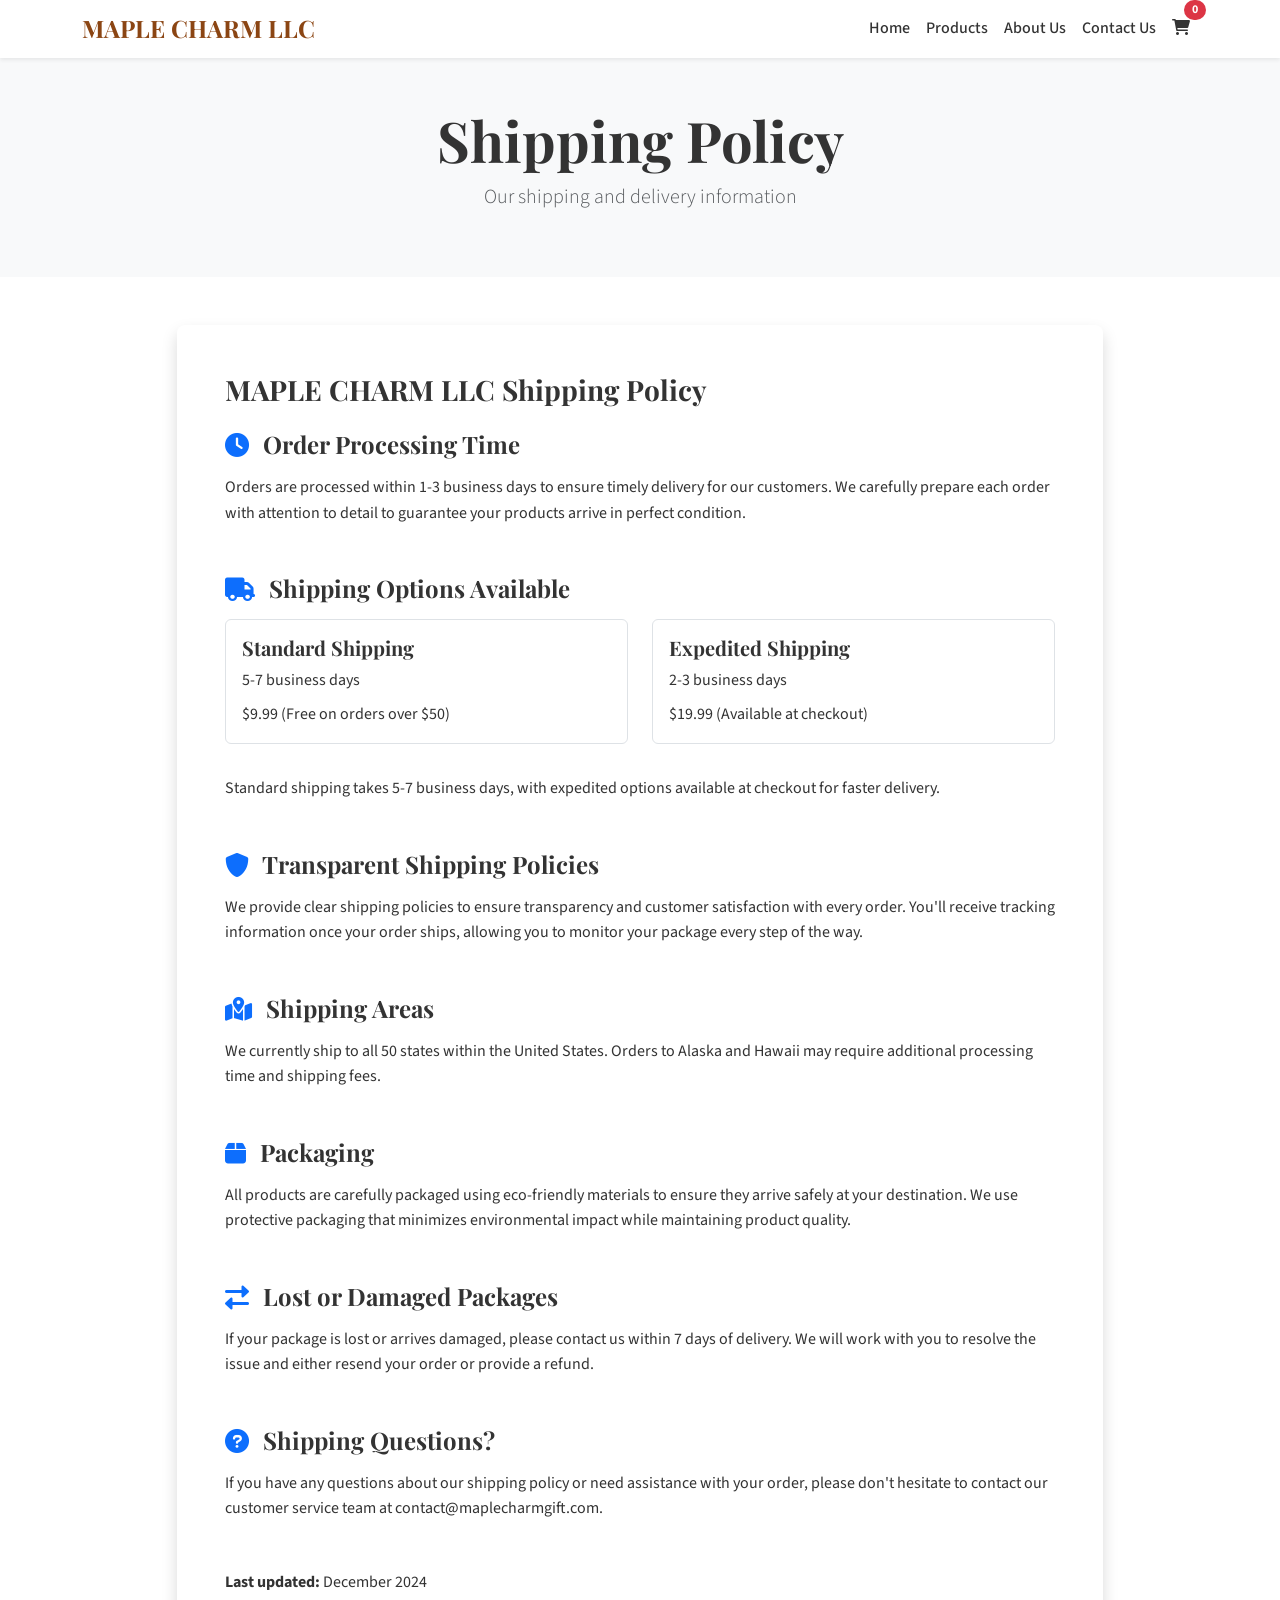
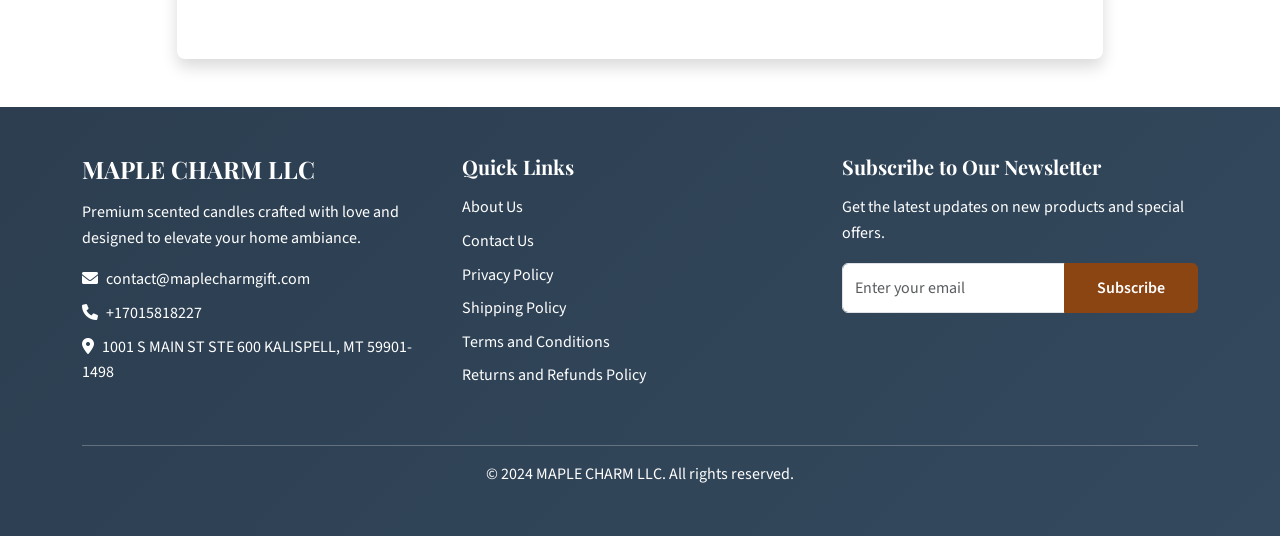
<file: shipping.html>
<!DOCTYPE html>
<html lang="en">
<head>
    <meta charset="UTF-8">
    <meta name="viewport" content="width=device-width, initial-scale=1.0">
    <title>Shipping Policy - MAPLE CHARM LLC</title>
    <link href="https://cdn.jsdelivr.net/npm/bootstrap@5.3.0/dist/css/bootstrap.min.css" rel="stylesheet">
    <link rel="stylesheet" href="https://cdnjs.cloudflare.com/ajax/libs/font-awesome/6.0.0/css/all.min.css">
    <link href="https://fonts.googleapis.com/css2?family=Playfair+Display:wght@400;700&family=Source+Sans+Pro:wght@300;400;600&display=swap" rel="stylesheet">
    <link rel="stylesheet" href="styles.css">
</head>
<body>
    <!-- Navigation -->
    <nav class="navbar navbar-expand-lg navbar-light bg-white sticky-top shadow-sm">
        <div class="container">
            <a class="navbar-brand" href="index.html">
                <h3 class="mb-0 text-primary">MAPLE CHARM LLC</h3>
            </a>
            <button class="navbar-toggler" type="button" data-bs-toggle="collapse" data-bs-target="#navbarNav">
                <span class="navbar-toggler-icon"></span>
            </button>
            <div class="collapse navbar-collapse" id="navbarNav">
                <ul class="navbar-nav ms-auto">
                    <li class="nav-item">
                        <a class="nav-link" href="index.html">Home</a>
                    </li>
                    <li class="nav-item">
                        <a class="nav-link" href="products.html">Products</a>
                    </li>
                    <li class="nav-item">
                        <a class="nav-link" href="about.html">About Us</a>
                    </li>
                    <li class="nav-item">
                        <a class="nav-link" href="contact.html">Contact Us</a>
                    </li>
                    <li class="nav-item">
                        <a class="nav-link position-relative" href="cart.html">
                            <i class="fas fa-shopping-cart"></i>
                            <span class="badge bg-danger rounded-pill cart-count" id="cartCount">0</span>
                        </a>
                    </li>
                </ul>
            </div>
        </div>
    </nav>

    <!-- Page Header -->
    <section class="py-5 bg-light">
        <div class="container">
            <div class="text-center">
                <h1 class="display-4 fw-bold">Shipping Policy</h1>
                <p class="lead text-muted">Our shipping and delivery information</p>
            </div>
        </div>
    </section>

    <!-- Shipping Content -->
    <section class="py-5">
        <div class="container">
            <div class="row">
                <div class="col-lg-10 mx-auto">
                    <div class="shipping-content bg-white p-5 rounded-3 shadow">
                        <h2 class="h3 fw-bold mb-4">MAPLE CHARM LLC Shipping Policy</h2>
                        
                        <div class="shipping-section mb-5">
                            <h3 class="h4 fw-bold mb-3">
                                <i class="fas fa-clock text-primary me-2"></i>
                                Order Processing Time
                            </h3>
                            <p class="mb-4">Orders are processed within 1-3 business days to ensure timely delivery for our customers. We carefully prepare each order with attention to detail to guarantee your products arrive in perfect condition.</p>
                        </div>
                        
                        <div class="shipping-section mb-5">
                            <h3 class="h4 fw-bold mb-3">
                                <i class="fas fa-truck text-primary me-2"></i>
                                Shipping Options Available
                            </h3>
                            <div class="row">
                                <div class="col-md-6 mb-3">
                                    <div class="shipping-option p-3 border rounded">
                                        <h5 class="fw-bold">Standard Shipping</h5>
                                        <p class="mb-2">5-7 business days</p>
                                        <p class="mb-0">$9.99 (Free on orders over $50)</p>
                                    </div>
                                </div>
                                <div class="col-md-6 mb-3">
                                    <div class="shipping-option p-3 border rounded">
                                        <h5 class="fw-bold">Expedited Shipping</h5>
                                        <p class="mb-2">2-3 business days</p>
                                        <p class="mb-0">$19.99 (Available at checkout)</p>
                                    </div>
                                </div>
                            </div>
                            <p class="mt-3">Standard shipping takes 5-7 business days, with expedited options available at checkout for faster delivery.</p>
                        </div>
                        
                        <div class="shipping-section mb-5">
                            <h3 class="h4 fw-bold mb-3">
                                <i class="fas fa-shield-alt text-primary me-2"></i>
                                Transparent Shipping Policies
                            </h3>
                            <p class="mb-4">We provide clear shipping policies to ensure transparency and customer satisfaction with every order. You'll receive tracking information once your order ships, allowing you to monitor your package every step of the way.</p>
                        </div>
                        
                        <div class="shipping-section mb-5">
                            <h3 class="h4 fw-bold mb-3">
                                <i class="fas fa-map-marked-alt text-primary me-2"></i>
                                Shipping Areas
                            </h3>
                            <p class="mb-4">We currently ship to all 50 states within the United States. Orders to Alaska and Hawaii may require additional processing time and shipping fees.</p>
                        </div>
                        
                        <div class="shipping-section mb-5">
                            <h3 class="h4 fw-bold mb-3">
                                <i class="fas fa-box text-primary me-2"></i>
                                Packaging
                            </h3>
                            <p class="mb-4">All products are carefully packaged using eco-friendly materials to ensure they arrive safely at your destination. We use protective packaging that minimizes environmental impact while maintaining product quality.</p>
                        </div>
                        
                        <div class="shipping-section mb-5">
                            <h3 class="h4 fw-bold mb-3">
                                <i class="fas fa-exchange-alt text-primary me-2"></i>
                                Lost or Damaged Packages
                            </h3>
                            <p class="mb-4">If your package is lost or arrives damaged, please contact us within 7 days of delivery. We will work with you to resolve the issue and either resend your order or provide a refund.</p>
                        </div>
                        
                        <div class="shipping-section">
                            <h3 class="h4 fw-bold mb-3">
                                <i class="fas fa-question-circle text-primary me-2"></i>
                                Shipping Questions?
                            </h3>
                            <p class="mb-4">If you have any questions about our shipping policy or need assistance with your order, please don't hesitate to contact our customer service team at contact@maplecharmgift.com.</p>
                        </div>
                        
                        <div class="mt-5">
                            <p><strong>Last updated:</strong> December 2024</p>
                        </div>
                    </div>
                </div>
            </div>
        </div>
    </section>

    <!-- Footer -->
    <footer class="bg-dark text-white py-5">
        <div class="container">
            <div class="row">
                <div class="col-lg-4 mb-4">
                    <h4 class="mb-3">MAPLE CHARM LLC</h4>
                    <p class="mb-3">Premium scented candles crafted with love and designed to elevate your home ambiance.</p>
                    <div class="contact-info">
                        <p class="mb-2"><i class="fas fa-envelope me-2"></i>contact@maplecharmgift.com</p>
                        <p class="mb-2"><i class="fas fa-phone me-2"></i>+17015818227</p>
                        <p class="mb-2"><i class="fas fa-map-marker-alt me-2"></i>1001 S MAIN ST STE 600 KALISPELL, MT 59901-1498</p>
                    </div>
                </div>
                <div class="col-lg-4 mb-4">
                    <h5 class="mb-3">Quick Links</h5>
                    <ul class="list-unstyled">
                        <li class="mb-2"><a href="about.html" class="text-white text-decoration-none">About Us</a></li>
                        <li class="mb-2"><a href="contact.html" class="text-white text-decoration-none">Contact Us</a></li>
                        <li class="mb-2"><a href="privacy.html" class="text-white text-decoration-none">Privacy Policy</a></li>
                        <li class="mb-2"><a href="shipping.html" class="text-white text-decoration-none">Shipping Policy</a></li>
                        <li class="mb-2"><a href="terms.html" class="text-white text-decoration-none">Terms and Conditions</a></li>
                        <li class="mb-2"><a href="returns.html" class="text-white text-decoration-none">Returns and Refunds Policy</a></li>
                    </ul>
                </div>
                <div class="col-lg-4 mb-4">
                    <h5 class="mb-3">Subscribe to Our Newsletter</h5>
                    <p class="mb-3">Get the latest updates on new products and special offers.</p>
                    <form class="newsletter-form">
                        <div class="input-group mb-3">
                            <input type="email" class="form-control" placeholder="Enter your email" required>
                            <button class="btn btn-primary" type="submit">Subscribe</button>
                        </div>
                    </form>
                </div>
            </div>
            <hr class="bg-white">
            <div class="text-center">
                <p class="mb-0">&copy; 2024 MAPLE CHARM LLC. All rights reserved.</p>
            </div>
        </div>
    </footer>

    <script src="https://cdn.jsdelivr.net/npm/bootstrap@5.3.0/dist/js/bootstrap.bundle.min.js"></script>
    <script src="script.js"></script>
</body>
</html>
</file>
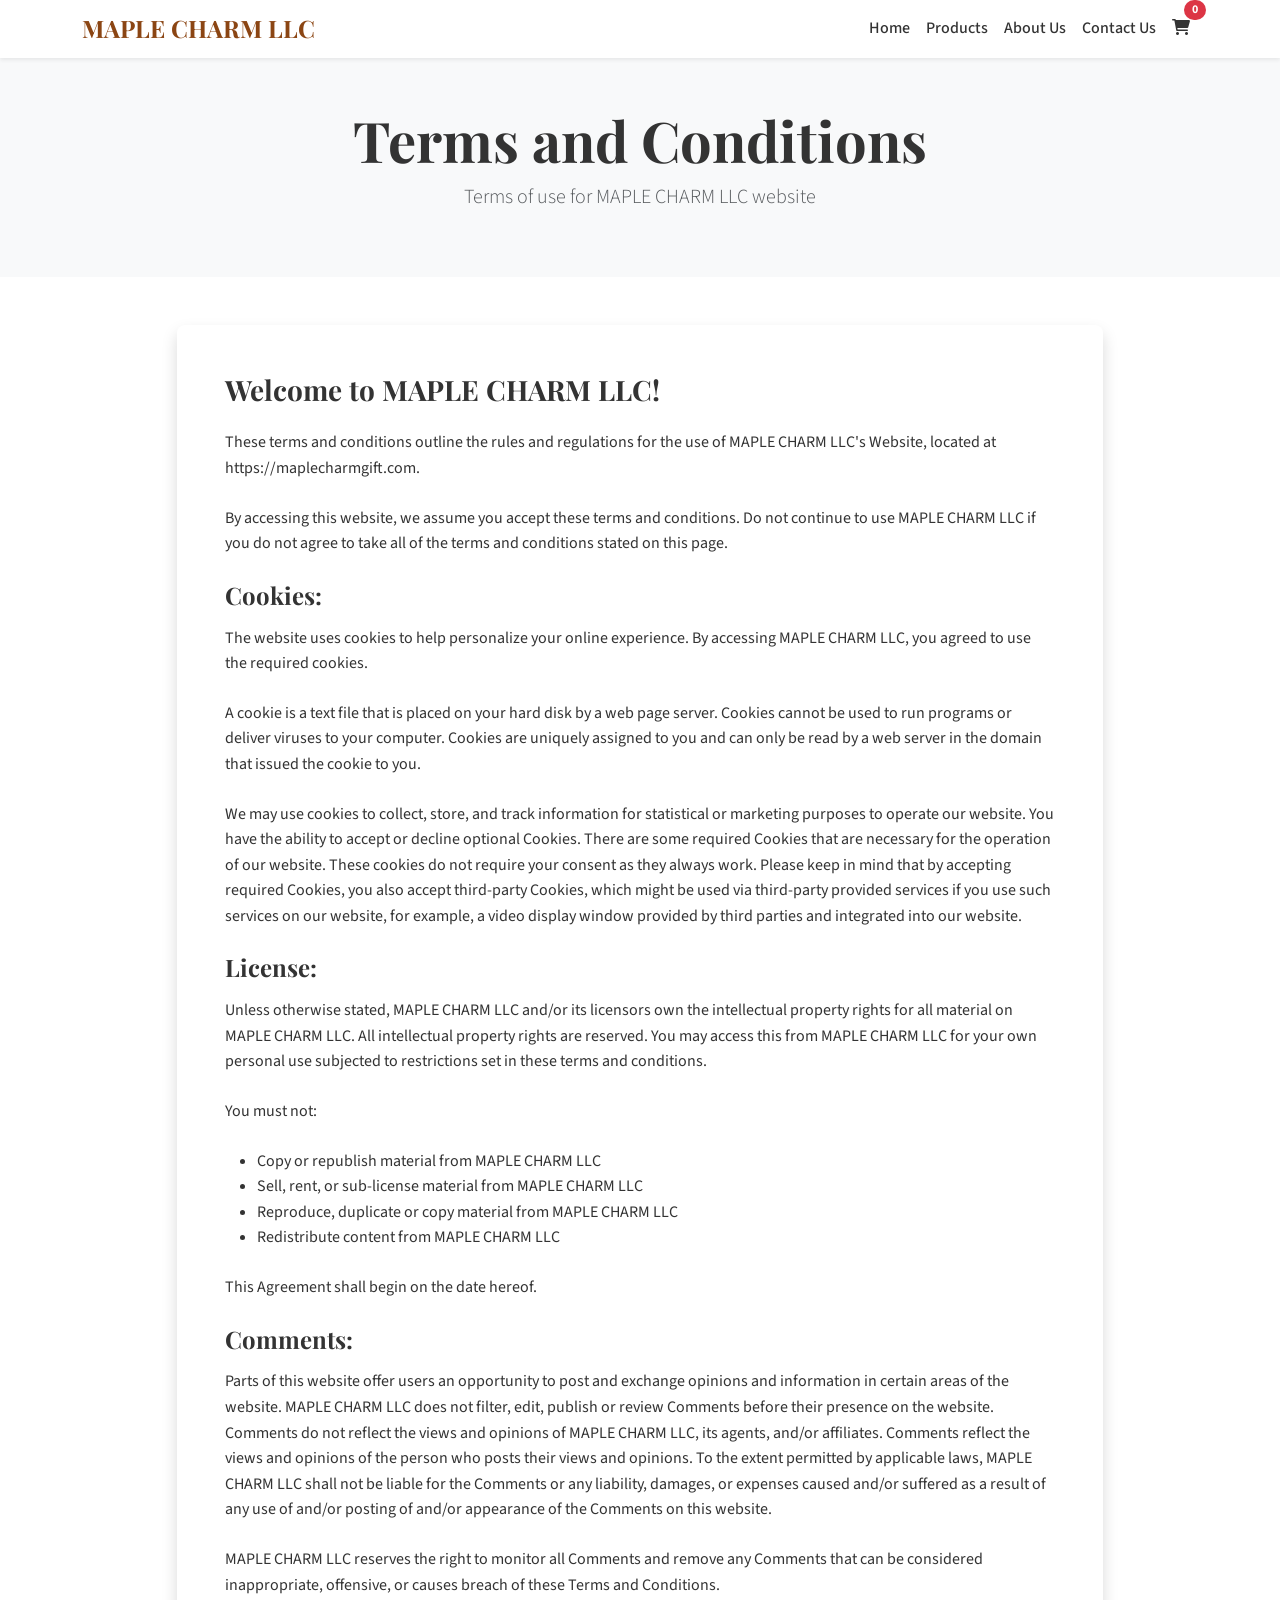
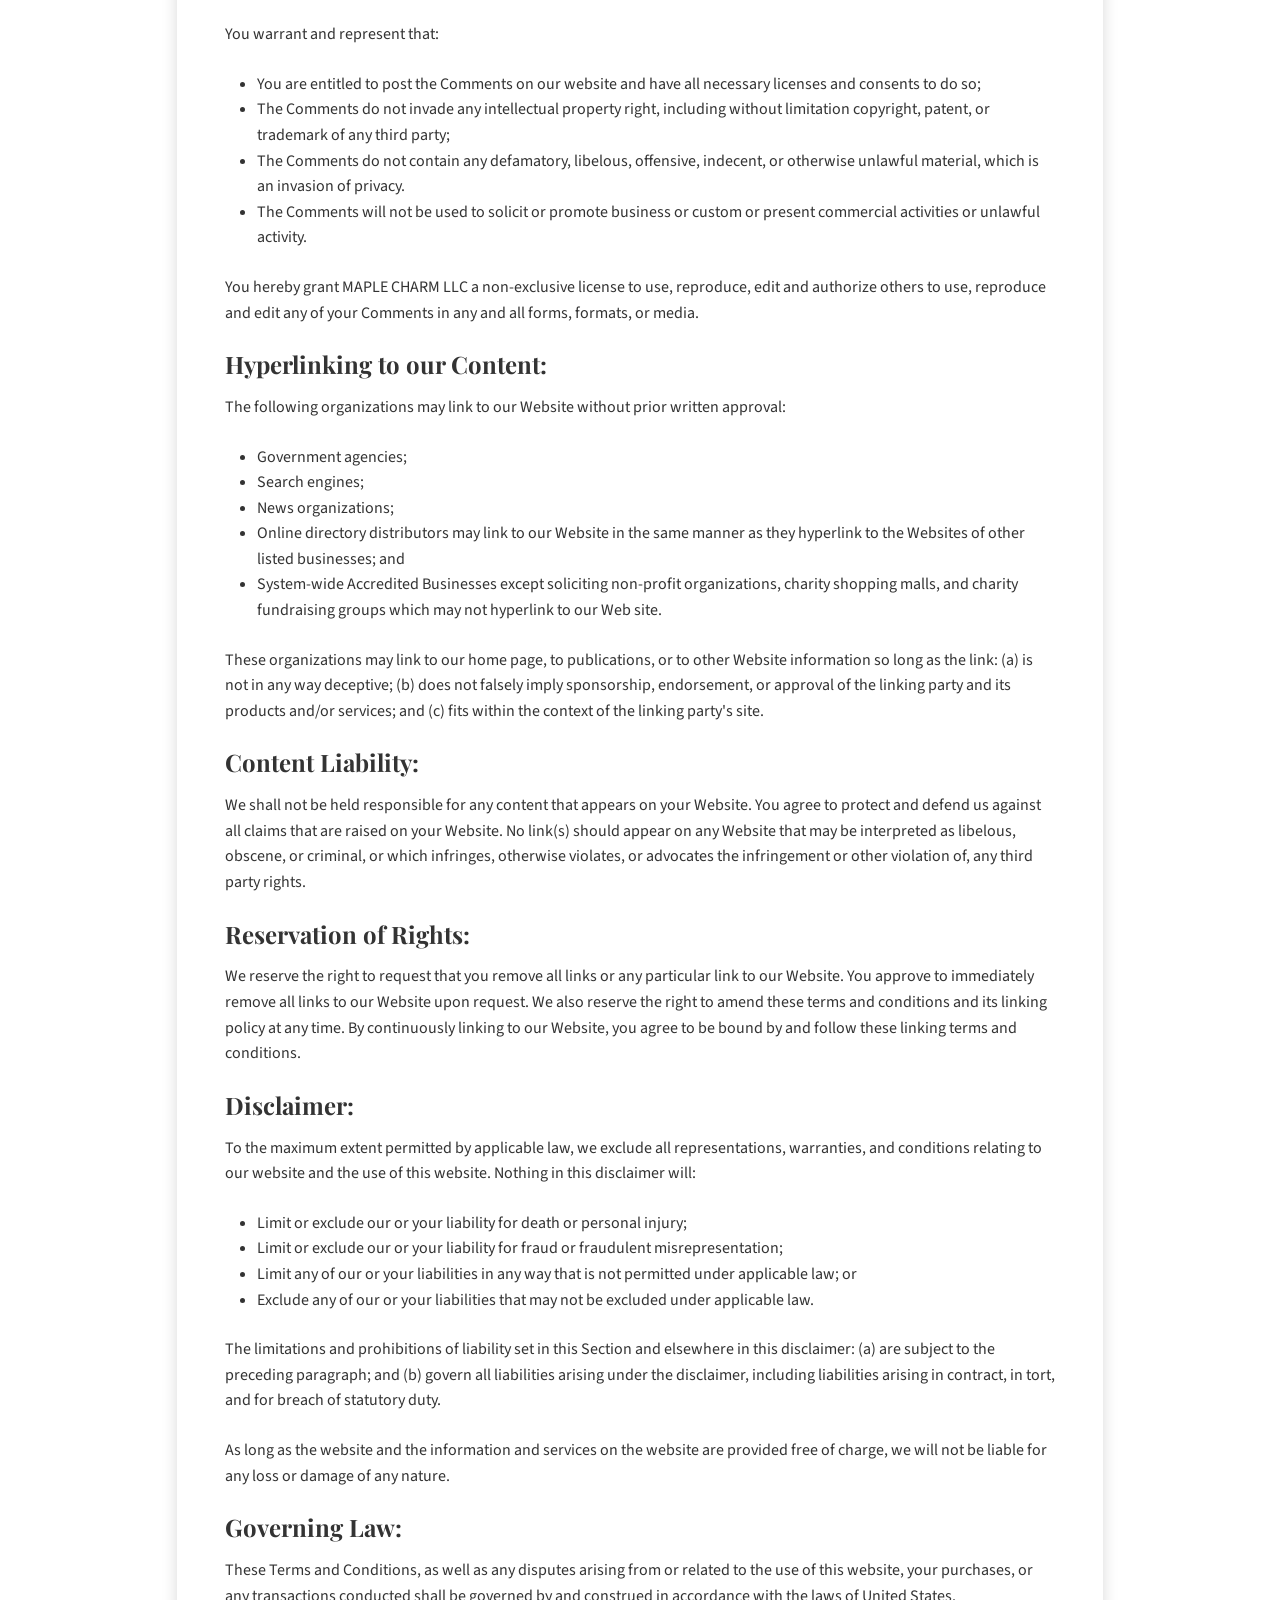
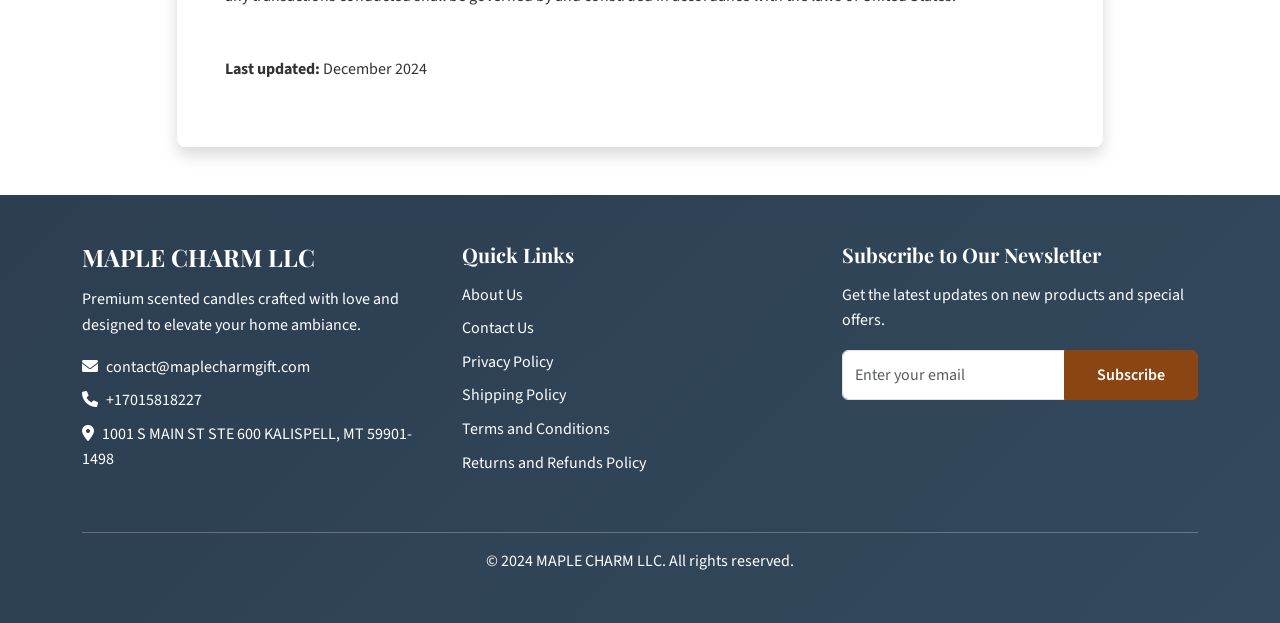
<file: terms.html>
<!DOCTYPE html>
<html lang="en">
<head>
    <meta charset="UTF-8">
    <meta name="viewport" content="width=device-width, initial-scale=1.0">
    <title>Terms and Conditions - MAPLE CHARM LLC</title>
    <link href="https://cdn.jsdelivr.net/npm/bootstrap@5.3.0/dist/css/bootstrap.min.css" rel="stylesheet">
    <link rel="stylesheet" href="https://cdnjs.cloudflare.com/ajax/libs/font-awesome/6.0.0/css/all.min.css">
    <link href="https://fonts.googleapis.com/css2?family=Playfair+Display:wght@400;700&family=Source+Sans+Pro:wght@300;400;600&display=swap" rel="stylesheet">
    <link rel="stylesheet" href="styles.css">
</head>
<body>
    <!-- Navigation -->
    <nav class="navbar navbar-expand-lg navbar-light bg-white sticky-top shadow-sm">
        <div class="container">
            <a class="navbar-brand" href="index.html">
                <h3 class="mb-0 text-primary">MAPLE CHARM LLC</h3>
            </a>
            <button class="navbar-toggler" type="button" data-bs-toggle="collapse" data-bs-target="#navbarNav">
                <span class="navbar-toggler-icon"></span>
            </button>
            <div class="collapse navbar-collapse" id="navbarNav">
                <ul class="navbar-nav ms-auto">
                    <li class="nav-item">
                        <a class="nav-link" href="index.html">Home</a>
                    </li>
                    <li class="nav-item">
                        <a class="nav-link" href="products.html">Products</a>
                    </li>
                    <li class="nav-item">
                        <a class="nav-link" href="about.html">About Us</a>
                    </li>
                    <li class="nav-item">
                        <a class="nav-link" href="contact.html">Contact Us</a>
                    </li>
                    <li class="nav-item">
                        <a class="nav-link position-relative" href="cart.html">
                            <i class="fas fa-shopping-cart"></i>
                            <span class="badge bg-danger rounded-pill cart-count" id="cartCount">0</span>
                        </a>
                    </li>
                </ul>
            </div>
        </div>
    </nav>

    <!-- Page Header -->
    <section class="py-5 bg-light">
        <div class="container">
            <div class="text-center">
                <h1 class="display-4 fw-bold">Terms and Conditions</h1>
                <p class="lead text-muted">Terms of use for MAPLE CHARM LLC website</p>
            </div>
        </div>
    </section>

    <!-- Terms Content -->
    <section class="py-5">
        <div class="container">
            <div class="row">
                <div class="col-lg-10 mx-auto">
                    <div class="terms-content bg-white p-5 rounded-3 shadow">
                        <h2 class="h3 fw-bold mb-4">Welcome to MAPLE CHARM LLC!</h2>
                        
                        <p class="mb-4">These terms and conditions outline the rules and regulations for the use of MAPLE CHARM LLC's Website, located at https://maplecharmgift.com.</p>
                        
                        <p class="mb-4">By accessing this website, we assume you accept these terms and conditions. Do not continue to use MAPLE CHARM LLC if you do not agree to take all of the terms and conditions stated on this page.</p>
                        
                        <h3 class="h4 fw-bold mb-3">Cookies:</h3>
                        <p class="mb-4">The website uses cookies to help personalize your online experience. By accessing MAPLE CHARM LLC, you agreed to use the required cookies.</p>
                        
                        <p class="mb-4">A cookie is a text file that is placed on your hard disk by a web page server. Cookies cannot be used to run programs or deliver viruses to your computer. Cookies are uniquely assigned to you and can only be read by a web server in the domain that issued the cookie to you.</p>
                        
                        <p class="mb-4">We may use cookies to collect, store, and track information for statistical or marketing purposes to operate our website. You have the ability to accept or decline optional Cookies. There are some required Cookies that are necessary for the operation of our website. These cookies do not require your consent as they always work. Please keep in mind that by accepting required Cookies, you also accept third-party Cookies, which might be used via third-party provided services if you use such services on our website, for example, a video display window provided by third parties and integrated into our website.</p>
                        
                        <h3 class="h4 fw-bold mb-3">License:</h3>
                        <p class="mb-4">Unless otherwise stated, MAPLE CHARM LLC and/or its licensors own the intellectual property rights for all material on MAPLE CHARM LLC. All intellectual property rights are reserved. You may access this from MAPLE CHARM LLC for your own personal use subjected to restrictions set in these terms and conditions.</p>
                        
                        <p class="mb-4">You must not:</p>
                        <ul class="mb-4">
                            <li>Copy or republish material from MAPLE CHARM LLC</li>
                            <li>Sell, rent, or sub-license material from MAPLE CHARM LLC</li>
                            <li>Reproduce, duplicate or copy material from MAPLE CHARM LLC</li>
                            <li>Redistribute content from MAPLE CHARM LLC</li>
                        </ul>
                        
                        <p class="mb-4">This Agreement shall begin on the date hereof.</p>
                        
                        <h3 class="h4 fw-bold mb-3">Comments:</h3>
                        <p class="mb-4">Parts of this website offer users an opportunity to post and exchange opinions and information in certain areas of the website. MAPLE CHARM LLC does not filter, edit, publish or review Comments before their presence on the website. Comments do not reflect the views and opinions of MAPLE CHARM LLC, its agents, and/or affiliates. Comments reflect the views and opinions of the person who posts their views and opinions. To the extent permitted by applicable laws, MAPLE CHARM LLC shall not be liable for the Comments or any liability, damages, or expenses caused and/or suffered as a result of any use of and/or posting of and/or appearance of the Comments on this website.</p>
                        
                        <p class="mb-4">MAPLE CHARM LLC reserves the right to monitor all Comments and remove any Comments that can be considered inappropriate, offensive, or causes breach of these Terms and Conditions.</p>
                        
                        <p class="mb-4">You warrant and represent that:</p>
                        <ul class="mb-4">
                            <li>You are entitled to post the Comments on our website and have all necessary licenses and consents to do so;</li>
                            <li>The Comments do not invade any intellectual property right, including without limitation copyright, patent, or trademark of any third party;</li>
                            <li>The Comments do not contain any defamatory, libelous, offensive, indecent, or otherwise unlawful material, which is an invasion of privacy.</li>
                            <li>The Comments will not be used to solicit or promote business or custom or present commercial activities or unlawful activity.</li>
                        </ul>
                        
                        <p class="mb-4">You hereby grant MAPLE CHARM LLC a non-exclusive license to use, reproduce, edit and authorize others to use, reproduce and edit any of your Comments in any and all forms, formats, or media.</p>
                        
                        <h3 class="h4 fw-bold mb-3">Hyperlinking to our Content:</h3>
                        <p class="mb-4">The following organizations may link to our Website without prior written approval:</p>
                        <ul class="mb-4">
                            <li>Government agencies;</li>
                            <li>Search engines;</li>
                            <li>News organizations;</li>
                            <li>Online directory distributors may link to our Website in the same manner as they hyperlink to the Websites of other listed businesses; and</li>
                            <li>System-wide Accredited Businesses except soliciting non-profit organizations, charity shopping malls, and charity fundraising groups which may not hyperlink to our Web site.</li>
                        </ul>
                        
                        <p class="mb-4">These organizations may link to our home page, to publications, or to other Website information so long as the link: (a) is not in any way deceptive; (b) does not falsely imply sponsorship, endorsement, or approval of the linking party and its products and/or services; and (c) fits within the context of the linking party's site.</p>
                        
                        <h3 class="h4 fw-bold mb-3">Content Liability:</h3>
                        <p class="mb-4">We shall not be held responsible for any content that appears on your Website. You agree to protect and defend us against all claims that are raised on your Website. No link(s) should appear on any Website that may be interpreted as libelous, obscene, or criminal, or which infringes, otherwise violates, or advocates the infringement or other violation of, any third party rights.</p>
                        
                        <h3 class="h4 fw-bold mb-3">Reservation of Rights:</h3>
                        <p class="mb-4">We reserve the right to request that you remove all links or any particular link to our Website. You approve to immediately remove all links to our Website upon request. We also reserve the right to amend these terms and conditions and its linking policy at any time. By continuously linking to our Website, you agree to be bound by and follow these linking terms and conditions.</p>
                        
                        <h3 class="h4 fw-bold mb-3">Disclaimer:</h3>
                        <p class="mb-4">To the maximum extent permitted by applicable law, we exclude all representations, warranties, and conditions relating to our website and the use of this website. Nothing in this disclaimer will:</p>
                        <ul class="mb-4">
                            <li>Limit or exclude our or your liability for death or personal injury;</li>
                            <li>Limit or exclude our or your liability for fraud or fraudulent misrepresentation;</li>
                            <li>Limit any of our or your liabilities in any way that is not permitted under applicable law; or</li>
                            <li>Exclude any of our or your liabilities that may not be excluded under applicable law.</li>
                        </ul>
                        
                        <p class="mb-4">The limitations and prohibitions of liability set in this Section and elsewhere in this disclaimer: (a) are subject to the preceding paragraph; and (b) govern all liabilities arising under the disclaimer, including liabilities arising in contract, in tort, and for breach of statutory duty.</p>
                        
                        <p class="mb-4">As long as the website and the information and services on the website are provided free of charge, we will not be liable for any loss or damage of any nature.</p>
                        
                        <h3 class="h4 fw-bold mb-3">Governing Law:</h3>
                        <p class="mb-4">These Terms and Conditions, as well as any disputes arising from or related to the use of this website, your purchases, or any transactions conducted shall be governed by and construed in accordance with the laws of United States.</p>
                        
                        <div class="mt-5">
                            <p><strong>Last updated:</strong> December 2024</p>
                        </div>
                    </div>
                </div>
            </div>
        </div>
    </section>

    <!-- Footer -->
    <footer class="bg-dark text-white py-5">
        <div class="container">
            <div class="row">
                <div class="col-lg-4 mb-4">
                    <h4 class="mb-3">MAPLE CHARM LLC</h4>
                    <p class="mb-3">Premium scented candles crafted with love and designed to elevate your home ambiance.</p>
                    <div class="contact-info">
                        <p class="mb-2"><i class="fas fa-envelope me-2"></i>contact@maplecharmgift.com</p>
                        <p class="mb-2"><i class="fas fa-phone me-2"></i>+17015818227</p>
                        <p class="mb-2"><i class="fas fa-map-marker-alt me-2"></i>1001 S MAIN ST STE 600 KALISPELL, MT 59901-1498</p>
                    </div>
                </div>
                <div class="col-lg-4 mb-4">
                    <h5 class="mb-3">Quick Links</h5>
                    <ul class="list-unstyled">
                        <li class="mb-2"><a href="about.html" class="text-white text-decoration-none">About Us</a></li>
                        <li class="mb-2"><a href="contact.html" class="text-white text-decoration-none">Contact Us</a></li>
                        <li class="mb-2"><a href="privacy.html" class="text-white text-decoration-none">Privacy Policy</a></li>
                        <li class="mb-2"><a href="shipping.html" class="text-white text-decoration-none">Shipping Policy</a></li>
                        <li class="mb-2"><a href="terms.html" class="text-white text-decoration-none">Terms and Conditions</a></li>
                        <li class="mb-2"><a href="returns.html" class="text-white text-decoration-none">Returns and Refunds Policy</a></li>
                    </ul>
                </div>
                <div class="col-lg-4 mb-4">
                    <h5 class="mb-3">Subscribe to Our Newsletter</h5>
                    <p class="mb-3">Get the latest updates on new products and special offers.</p>
                    <form class="newsletter-form">
                        <div class="input-group mb-3">
                            <input type="email" class="form-control" placeholder="Enter your email" required>
                            <button class="btn btn-primary" type="submit">Subscribe</button>
                        </div>
                    </form>
                </div>
            </div>
            <hr class="bg-white">
            <div class="text-center">
                <p class="mb-0">&copy; 2024 MAPLE CHARM LLC. All rights reserved.</p>
            </div>
        </div>
    </footer>

    <script src="https://cdn.jsdelivr.net/npm/bootstrap@5.3.0/dist/js/bootstrap.bundle.min.js"></script>
    <script src="script.js"></script>
</body>
</html>
</file>
<file: styles.css>
/* Global Styles */
:root {
    --primary-color: #8B4513;
    --secondary-color: #D2691E;
    --accent-color: #FFD700;
    --text-dark: #333333;
    --text-light: #666666;
    --bg-light: #F8F9FA;
}

body {
    font-family: 'Source Sans Pro', sans-serif;
    color: var(--text-dark);
    line-height: 1.6;
}

h1, h2, h3, h4, h5, h6 {
    font-family: 'Playfair Display', serif;
    font-weight: 700;
}

/* Navigation */
.navbar-brand h3 {
    color: var(--primary-color) !important;
    font-size: 1.5rem;
}

.nav-link {
    color: var(--text-dark) !important;
    font-weight: 500;
    transition: color 0.3s ease;
}

.nav-link:hover,
.nav-link.active {
    color: var(--primary-color) !important;
}

.cart-count {
    position: absolute;
    top: -8px;
    right: -8px;
    font-size: 0.75rem;
}

/* Hero Section */
.hero-section {
    background: linear-gradient(135deg, #F5F5DC 0%, #FAEBD7 100%);
    min-height: 100vh;
    display: flex;
    align-items: center;
}

.hero-content h1 {
    color: var(--primary-color);
    font-size: 3.5rem;
    line-height: 1.2;
}

.hero-image img {
    max-height: 600px;
    object-fit: cover;
    width: 100%;
}

/* Product Cards */
.product-card {
    background: white;
    border-radius: 15px;
    overflow: hidden;
    box-shadow: 0 5px 15px rgba(0,0,0,0.1);
    transition: transform 0.3s ease, box-shadow 0.3s ease;
    height: 100%;
}

.product-card:hover {
    transform: translateY(-5px);
    box-shadow: 0 10px 25px rgba(0,0,0,0.15);
}

.product-image {
    height: 250px;
    overflow: hidden;
    position: relative;
}

.product-image img {
    width: 100%;
    height: 100%;
    object-fit: cover;
    transition: transform 0.3s ease;
}

.product-card:hover .product-image img {
    transform: scale(1.05);
}

.product-info {
    padding: 1.5rem;
}

.product-title {
    font-size: 1.25rem;
    font-weight: 600;
    margin-bottom: 0.5rem;
    color: var(--text-dark);
}

.product-price {
    font-size: 1.5rem;
    font-weight: 700;
    color: var(--primary-color);
    margin-bottom: 1rem;
}

.original-price {
    text-decoration: line-through;
    color: var(--text-light);
    font-size: 1rem;
    margin-right: 0.5rem;
}

/* Buttons */
.btn-primary {
    background-color: var(--primary-color);
    border-color: var(--primary-color);
    padding: 0.75rem 2rem;
    font-weight: 600;
    transition: all 0.3s ease;
}

.btn-primary:hover {
    background-color: var(--secondary-color);
    border-color: var(--secondary-color);
    transform: translateY(-2px);
}

.btn-outline-primary {
    border-color: var(--primary-color);
    color: var(--primary-color);
    padding: 0.75rem 2rem;
    font-weight: 600;
    transition: all 0.3s ease;
}

.btn-outline-primary:hover {
    background-color: var(--primary-color);
    border-color: var(--primary-color);
    transform: translateY(-2px);
}

/* Product Detail Page */
.main-image-container {
    position: relative;
    overflow: hidden;
    border-radius: 15px;
    box-shadow: 0 10px 30px rgba(0,0,0,0.1);
}

.main-image {
    width: 100%;
    height: 500px;
    object-fit: cover;
}

.thumbnail-container {
    display: flex;
    gap: 1rem;
    margin-top: 1rem;
    overflow-x: auto;
}

.thumbnail {
    width: 100px;
    height: 100px;
    object-fit: cover;
    border-radius: 10px;
    cursor: pointer;
    transition: all 0.3s ease;
    border: 3px solid transparent;
}

.thumbnail:hover,
.thumbnail.active {
    border-color: var(--primary-color);
    transform: scale(1.05);
}

.variant-selector {
    display: flex;
    gap: 0.5rem;
    flex-wrap: wrap;
    margin: 1rem 0;
}

.variant-btn {
    padding: 0.5rem 1rem;
    border: 2px solid var(--primary-color);
    background: white;
    color: var(--primary-color);
    border-radius: 25px;
    cursor: pointer;
    transition: all 0.3s ease;
}

.variant-btn:hover,
.variant-btn.active {
    background: var(--primary-color);
    color: white;
}

.quantity-selector {
    display: flex;
    align-items: center;
    gap: 1rem;
    margin: 1rem 0;
}

.quantity-btn {
    width: 40px;
    height: 40px;
    border: 2px solid var(--primary-color);
    background: white;
    color: var(--primary-color);
    border-radius: 50%;
    cursor: pointer;
    transition: all 0.3s ease;
}

.quantity-btn:hover {
    background: var(--primary-color);
    color: white;
}

.quantity-input {
    width: 60px;
    text-align: center;
    border: 2px solid var(--primary-color);
    border-radius: 5px;
    padding: 0.5rem;
}

/* Cart Page */
.cart-item {
    background: white;
    border-radius: 10px;
    padding: 1.5rem;
    margin-bottom: 1rem;
    box-shadow: 0 3px 10px rgba(0,0,0,0.1);
}

.cart-item-image {
    width: 100px;
    height: 100px;
    object-fit: cover;
    border-radius: 10px;
}

.cart-summary {
    background: var(--bg-light);
    border-radius: 15px;
    padding: 2rem;
    position: sticky;
    top: 100px;
}

/* Footer */
footer {
    background: linear-gradient(135deg, #2C3E50 0%, #34495E 100%);
}

footer a:hover {
    color: var(--accent-color) !important;
}

.newsletter-form .btn-primary {
    border-top-left-radius: 0;
    border-bottom-left-radius: 0;
}

/* Responsive Design */
@media (max-width: 768px) {
    .hero-content h1 {
        font-size: 2.5rem;
    }
    
    .main-image {
        height: 300px;
    }
    
    .thumbnail {
        width: 80px;
        height: 80px;
    }
    
    .cart-summary {
        position: static;
        margin-top: 2rem;
    }
}

/* Loading Animation */
.loading {
    display: inline-block;
    width: 20px;
    height: 20px;
    border: 3px solid rgba(139, 69, 19, 0.3);
    border-radius: 50%;
    border-top-color: var(--primary-color);
    animation: spin 1s ease-in-out infinite;
}

@keyframes spin {
    to { transform: rotate(360deg); }
}

/* Toast Notification */
.toast-container {
    position: fixed;
    top: 20px;
    right: 20px;
    z-index: 1050;
}

.custom-toast {
    background: white;
    border-radius: 10px;
    padding: 1rem 1.5rem;
    box-shadow: 0 5px 15px rgba(0,0,0,0.2);
    margin-bottom: 1rem;
    display: flex;
    align-items: center;
    gap: 1rem;
    animation: slideIn 0.3s ease;
}

@keyframes slideIn {
    from {
        transform: translateX(100%);
        opacity: 0;
    }
    to {
        transform: translateX(0);
        opacity: 1;
    }
}

.toast-success {
    border-left: 4px solid #28a745;
}

.toast-error {
    border-left: 4px solid #dc3545;
}
</file>
<file: styles-new.css>
/* New Modern Design Styles */
:root {
    --primary-color: #2C3E50;
    --secondary-color: #E74C3C;
    --accent-color: #F39C12;
    --text-dark: #2C3E50;
    --text-light: #7F8C8D;
    --bg-light: #ECF0F1;
    --bg-dark: #34495E;
    --white: #FFFFFF;
    --gradient-1: linear-gradient(135deg, #667eea 0%, #764ba2 100%);
    --gradient-2: linear-gradient(135deg, #f093fb 0%, #f5576c 100%);
    --gradient-3: linear-gradient(135deg, #4facfe 0%, #00f2fe 100%);
}

* {
    margin: 0;
    padding: 0;
    box-sizing: border-box;
}

body {
    font-family: 'Inter', -apple-system, BlinkMacSystemFont, 'Segoe UI', Roboto, sans-serif;
    color: var(--text-dark);
    line-height: 1.6;
    overflow-x: hidden;
}

h1, h2, h3, h4, h5, h6 {
    font-weight: 700;
    line-height: 1.2;
}

/* Modern Navigation */
.navbar {
    background: rgba(255, 255, 255, 0.95);
    backdrop-filter: blur(10px);
    border-bottom: 1px solid rgba(0, 0, 0, 0.1);
    padding: 1rem 0;
    transition: all 0.3s ease;
}

.navbar.scrolled {
    background: rgba(255, 255, 255, 0.98);
    box-shadow: 0 4px 20px rgba(0, 0, 0, 0.1);
}

.navbar-brand h3 {
    background: var(--gradient-1);
    -webkit-background-clip: text;
    background-clip: text;
    -webkit-text-fill-color: transparent;
    font-weight: 800;
    font-size: 1.8rem;
    letter-spacing: -0.5px;
}

.nav-link {
    color: var(--text-dark) !important;
    font-weight: 500;
    margin: 0 0.5rem;
    position: relative;
    transition: all 0.3s ease;
}

.nav-link::after {
    content: '';
    position: absolute;
    bottom: -5px;
    left: 50%;
    width: 0;
    height: 2px;
    background: var(--gradient-1);
    transition: all 0.3s ease;
    transform: translateX(-50%);
}

.nav-link:hover::after,
.nav-link.active::after {
    width: 80%;
}

.cart-count {
    background: var(--secondary-color);
    color: white;
    font-size: 0.7rem;
    padding: 2px 6px;
    border-radius: 10px;
    animation: pulse 2s infinite;
}

@keyframes pulse {
    0% { transform: scale(1); }
    50% { transform: scale(1.1); }
    100% { transform: scale(1); }
}

/* Hero Section - New Design */
.hero-section {
    min-height: 100vh;
    background: var(--gradient-1);
    position: relative;
    display: flex;
    align-items: center;
    overflow: hidden;
}

.hero-section::before {
    content: '';
    position: absolute;
    top: 0;
    left: 0;
    right: 0;
    bottom: 0;
    background: url('data:image/svg+xml,<svg xmlns="http://www.w3.org/2000/svg" viewBox="0 0 1440 320"><path fill="%23ffffff" fill-opacity="0.1" d="M0,96L48,112C96,128,192,160,288,160C384,160,480,128,576,122.7C672,117,768,139,864,138.7C960,139,1056,117,1152,96C1248,75,1344,53,1392,42.7L1440,32L1440,320L1392,320C1344,320,1248,320,1152,320C1056,320,960,320,864,320C768,320,672,320,576,320C480,320,384,320,288,320C192,320,96,320,48,320L0,320Z"></path></svg>') no-repeat bottom;
    background-size: cover;
}

.hero-content {
    position: relative;
    z-index: 2;
}

.hero-content h1 {
    font-size: 4rem;
    font-weight: 800;
    color: white;
    margin-bottom: 1.5rem;
    line-height: 1.1;
    text-shadow: 2px 2px 4px rgba(0, 0, 0, 0.1);
}

.hero-content .lead {
    font-size: 1.4rem;
    color: rgba(255, 255, 255, 0.9);
    margin-bottom: 2rem;
    font-weight: 400;
}

.hero-buttons {
    display: flex;
    gap: 1rem;
    flex-wrap: wrap;
}

.btn-hero {
    padding: 1rem 2.5rem;
    font-size: 1.1rem;
    font-weight: 600;
    border-radius: 50px;
    text-decoration: none;
    transition: all 0.3s ease;
    display: inline-flex;
    align-items: center;
    gap: 0.5rem;
}

.btn-primary-hero {
    background: white;
    color: var(--primary-color);
    border: 2px solid white;
}

.btn-primary-hero:hover {
    background: transparent;
    color: white;
    transform: translateY(-2px);
    box-shadow: 0 10px 25px rgba(0, 0, 0, 0.2);
}

.btn-outline-hero {
    background: transparent;
    color: white;
    border: 2px solid white;
}

.btn-outline-hero:hover {
    background: white;
    color: var(--primary-color);
    transform: translateY(-2px);
    box-shadow: 0 10px 25px rgba(0, 0, 0, 0.2);
}

.hero-image {
    position: relative;
    z-index: 2;
}

.hero-image img {
    width: 100%;
    max-width: 500px;
    height: auto;
    border-radius: 20px;
    box-shadow: 0 20px 40px rgba(0, 0, 0, 0.2);
    transform: perspective(1000px) rotateY(-5deg);
    transition: all 0.3s ease;
}

.hero-image img:hover {
    transform: perspective(1000px) rotateY(0deg) scale(1.05);
}

/* Floating Elements */
.floating-element {
    position: absolute;
    background: white;
    border-radius: 15px;
    padding: 1rem;
    box-shadow: 0 10px 30px rgba(0, 0, 0, 0.1);
    animation: float 6s ease-in-out infinite;
}

.floating-1 {
    top: 20%;
    right: 10%;
    animation-delay: 0s;
}

.floating-2 {
    bottom: 30%;
    left: 5%;
    animation-delay: 2s;
}

@keyframes float {
    0%, 100% { transform: translateY(0px); }
    50% { transform: translateY(-20px); }
}

/* Product Cards - New Design */
.product-card {
    background: white;
    border-radius: 20px;
    overflow: hidden;
    box-shadow: 0 10px 30px rgba(0, 0, 0, 0.1);
    transition: all 0.4s ease;
    height: 100%;
    position: relative;
}

.product-card::before {
    content: '';
    position: absolute;
    top: 0;
    left: 0;
    right: 0;
    height: 4px;
    background: var(--gradient-1);
}

.product-card:hover {
    transform: translateY(-10px);
    box-shadow: 0 20px 40px rgba(0, 0, 0, 0.15);
}

.product-image {
    height: 280px;
    overflow: hidden;
    position: relative;
    background: var(--bg-light);
}

.product-image img {
    width: 100%;
    height: 100%;
    object-fit: cover;
    transition: all 0.4s ease;
}

.product-card:hover .product-image img {
    transform: scale(1.1);
    filter: brightness(1.1);
}

.product-badge {
    position: absolute;
    top: 1rem;
    right: 1rem;
    background: var(--secondary-color);
    color: white;
    padding: 0.3rem 0.8rem;
    border-radius: 20px;
    font-size: 0.8rem;
    font-weight: 600;
    z-index: 1;
}

.product-info {
    padding: 2rem;
}

.product-title {
    font-size: 1.3rem;
    font-weight: 700;
    margin-bottom: 0.5rem;
    color: var(--text-dark);
}

.product-category {
    color: var(--text-light);
    font-size: 0.9rem;
    margin-bottom: 1rem;
    text-transform: uppercase;
    letter-spacing: 1px;
}

.product-price {
    font-size: 1.8rem;
    font-weight: 800;
    color: var(--primary-color);
    margin-bottom: 1.5rem;
}

.original-price {
    text-decoration: line-through;
    color: var(--text-light);
    font-size: 1.1rem;
    margin-right: 0.5rem;
    font-weight: 400;
}

.product-rating {
    margin-bottom: 1rem;
}

.product-rating .stars {
    color: var(--accent-color);
    font-size: 0.9rem;
}

/* Buttons - New Design */
.btn-modern {
    padding: 0.8rem 1.5rem;
    border: none;
    border-radius: 10px;
    font-weight: 600;
    cursor: pointer;
    transition: all 0.3s ease;
    text-decoration: none;
    display: inline-flex;
    align-items: center;
    justify-content: center;
    gap: 0.5rem;
}

.btn-primary-modern {
    background: var(--gradient-1);
    color: white;
}

.btn-primary-modern:hover {
    transform: translateY(-2px);
    box-shadow: 0 10px 25px rgba(102, 126, 234, 0.3);
}

.btn-outline-modern {
    background: transparent;
    color: var(--primary-color);
    border: 2px solid var(--primary-color);
}

.btn-outline-modern:hover {
    background: var(--primary-color);
    color: white;
    transform: translateY(-2px);
}

/* Section Headers */
.section-header {
    text-align: center;
    margin-bottom: 4rem;
}

.section-header h2 {
    font-size: 3rem;
    font-weight: 800;
    margin-bottom: 1rem;
    background: var(--gradient-1);
    -webkit-background-clip: text;
    background-clip: text;
    -webkit-text-fill-color: transparent;
}

.section-header p {
    font-size: 1.2rem;
    color: var(--text-light);
    max-width: 600px;
    margin: 0 auto;
}

/* Features Section */
.feature-card {
    text-align: center;
    padding: 2rem;
    background: white;
    border-radius: 15px;
    box-shadow: 0 5px 20px rgba(0, 0, 0, 0.08);
    transition: all 0.3s ease;
    height: 100%;
}

.feature-card:hover {
    transform: translateY(-5px);
    box-shadow: 0 15px 30px rgba(0, 0, 0, 0.12);
}

.feature-icon {
    width: 80px;
    height: 80px;
    margin: 0 auto 1.5rem;
    background: var(--gradient-1);
    border-radius: 50%;
    display: flex;
    align-items: center;
    justify-content: center;
    color: white;
    font-size: 2rem;
}

/* About Section */
.about-section {
    background: var(--bg-light);
    padding: 5rem 0;
}

.about-content {
    background: white;
    border-radius: 20px;
    padding: 3rem;
    box-shadow: 0 10px 30px rgba(0, 0, 0, 0.1);
}

/* Footer - New Design */
footer {
    background: var(--bg-dark);
    color: white;
    padding: 3rem 0 1rem;
}

footer h4 {
    color: white;
    margin-bottom: 1.5rem;
    font-weight: 700;
}

footer a {
    color: rgba(255, 255, 255, 0.8);
    text-decoration: none;
    transition: all 0.3s ease;
}

footer a:hover {
    color: white;
}

.newsletter-form {
    margin-top: 1rem;
}

.newsletter-form .form-control {
    background: rgba(255, 255, 255, 0.1);
    border: 1px solid rgba(255, 255, 255, 0.2);
    color: white;
    border-radius: 10px;
    padding: 0.8rem;
}

.newsletter-form .form-control::placeholder {
    color: rgba(255, 255, 255, 0.6);
}

.newsletter-form .btn {
    background: var(--gradient-1);
    border: none;
    border-radius: 10px;
    padding: 0.8rem 1.5rem;
    font-weight: 600;
}

/* Cart Page - New Design */
.cart-item {
    background: white;
    border-radius: 15px;
    padding: 2rem;
    margin-bottom: 1.5rem;
    box-shadow: 0 5px 20px rgba(0, 0, 0, 0.08);
    border: 1px solid rgba(0, 0, 0, 0.05);
}

.cart-item-image {
    width: 120px;
    height: 120px;
    object-fit: cover;
    border-radius: 10px;
}

.cart-summary {
    background: white;
    border-radius: 20px;
    padding: 2.5rem;
    box-shadow: 0 10px 30px rgba(0, 0, 0, 0.1);
    position: sticky;
    top: 100px;
    border: 1px solid rgba(0, 0, 0, 0.05);
}

/* Product Detail - New Design */
.main-image-container {
    position: relative;
    overflow: hidden;
    border-radius: 20px;
    box-shadow: 0 20px 40px rgba(0, 0, 0, 0.15);
}

.main-image {
    width: 100%;
    height: 500px;
    object-fit: cover;
}

.thumbnail-container {
    display: flex;
    gap: 1rem;
    margin-top: 1.5rem;
    overflow-x: auto;
    padding: 1rem 0;
}

.thumbnail {
    width: 100px;
    height: 100px;
    object-fit: cover;
    border-radius: 10px;
    cursor: pointer;
    transition: all 0.3s ease;
    border: 3px solid transparent;
    flex-shrink: 0;
}

.thumbnail:hover,
.thumbnail.active {
    border-color: var(--primary-color);
    transform: scale(1.05);
}

.variant-selector {
    display: flex;
    gap: 0.8rem;
    flex-wrap: wrap;
    margin: 1.5rem 0;
}

.variant-btn {
    padding: 0.8rem 1.5rem;
    border: 2px solid var(--primary-color);
    background: white;
    color: var(--primary-color);
    border-radius: 25px;
    cursor: pointer;
    transition: all 0.3s ease;
    font-weight: 600;
}

.variant-btn:hover,
.variant-btn.active {
    background: var(--primary-color);
    color: white;
    transform: translateY(-2px);
}

.quantity-selector {
    display: flex;
    align-items: center;
    gap: 1rem;
    margin: 1.5rem 0;
}

.quantity-btn {
    width: 45px;
    height: 45px;
    border: 2px solid var(--primary-color);
    background: white;
    color: var(--primary-color);
    border-radius: 50%;
    cursor: pointer;
    transition: all 0.3s ease;
    font-weight: 600;
}

.quantity-btn:hover {
    background: var(--primary-color);
    color: white;
    transform: scale(1.1);
}

.quantity-input {
    width: 70px;
    text-align: center;
    border: 2px solid var(--primary-color);
    border-radius: 10px;
    padding: 0.8rem;
    font-weight: 600;
}

/* Toast Notification - New Design */
.toast-container {
    position: fixed;
    top: 20px;
    right: 20px;
    z-index: 1050;
}

.custom-toast {
    background: white;
    border-radius: 15px;
    padding: 1rem 1.5rem;
    box-shadow: 0 10px 30px rgba(0, 0, 0, 0.2);
    margin-bottom: 1rem;
    display: flex;
    align-items: center;
    gap: 1rem;
    animation: slideIn 0.3s ease;
    border-left: 4px solid var(--primary-color);
}

@keyframes slideIn {
    from {
        transform: translateX(100%);
        opacity: 0;
    }
    to {
        transform: translateX(0);
        opacity: 1;
    }
}

/* Responsive Design */
@media (max-width: 768px) {
    .hero-content h1 {
        font-size: 2.5rem;
    }
    
    .hero-content .lead {
        font-size: 1.1rem;
    }
    
    .section-header h2 {
        font-size: 2rem;
    }
    
    .main-image {
        height: 300px;
    }
    
    .thumbnail {
        width: 80px;
        height: 80px;
    }
    
    .cart-summary {
        position: static;
        margin-top: 2rem;
    }
    
    .navbar-brand h3 {
        font-size: 1.3rem;
    }
    
    .hero-buttons {
        justify-content: center;
    }
    
    .btn-hero {
        padding: 0.8rem 1.5rem;
        font-size: 1rem;
    }
}

/* Loading Animation */
.loading {
    display: inline-block;
    width: 20px;
    height: 20px;
    border: 3px solid rgba(44, 62, 80, 0.3);
    border-radius: 50%;
    border-top-color: var(--primary-color);
    animation: spin 1s ease-in-out infinite;
}

@keyframes spin {
    to { transform: rotate(360deg); }
}

/* Scroll Animations */
.fade-in {
    opacity: 0;
    transform: translateY(30px);
    transition: all 0.6s ease;
}

.fade-in.visible {
    opacity: 1;
    transform: translateY(0);
}

/* Custom Scrollbar */
::-webkit-scrollbar {
    width: 10px;
}

::-webkit-scrollbar-track {
    background: var(--bg-light);
}

::-webkit-scrollbar-thumb {
    background: var(--primary-color);
    border-radius: 5px;
}

::-webkit-scrollbar-thumb:hover {
    background: var(--bg-dark);
}
</file>
